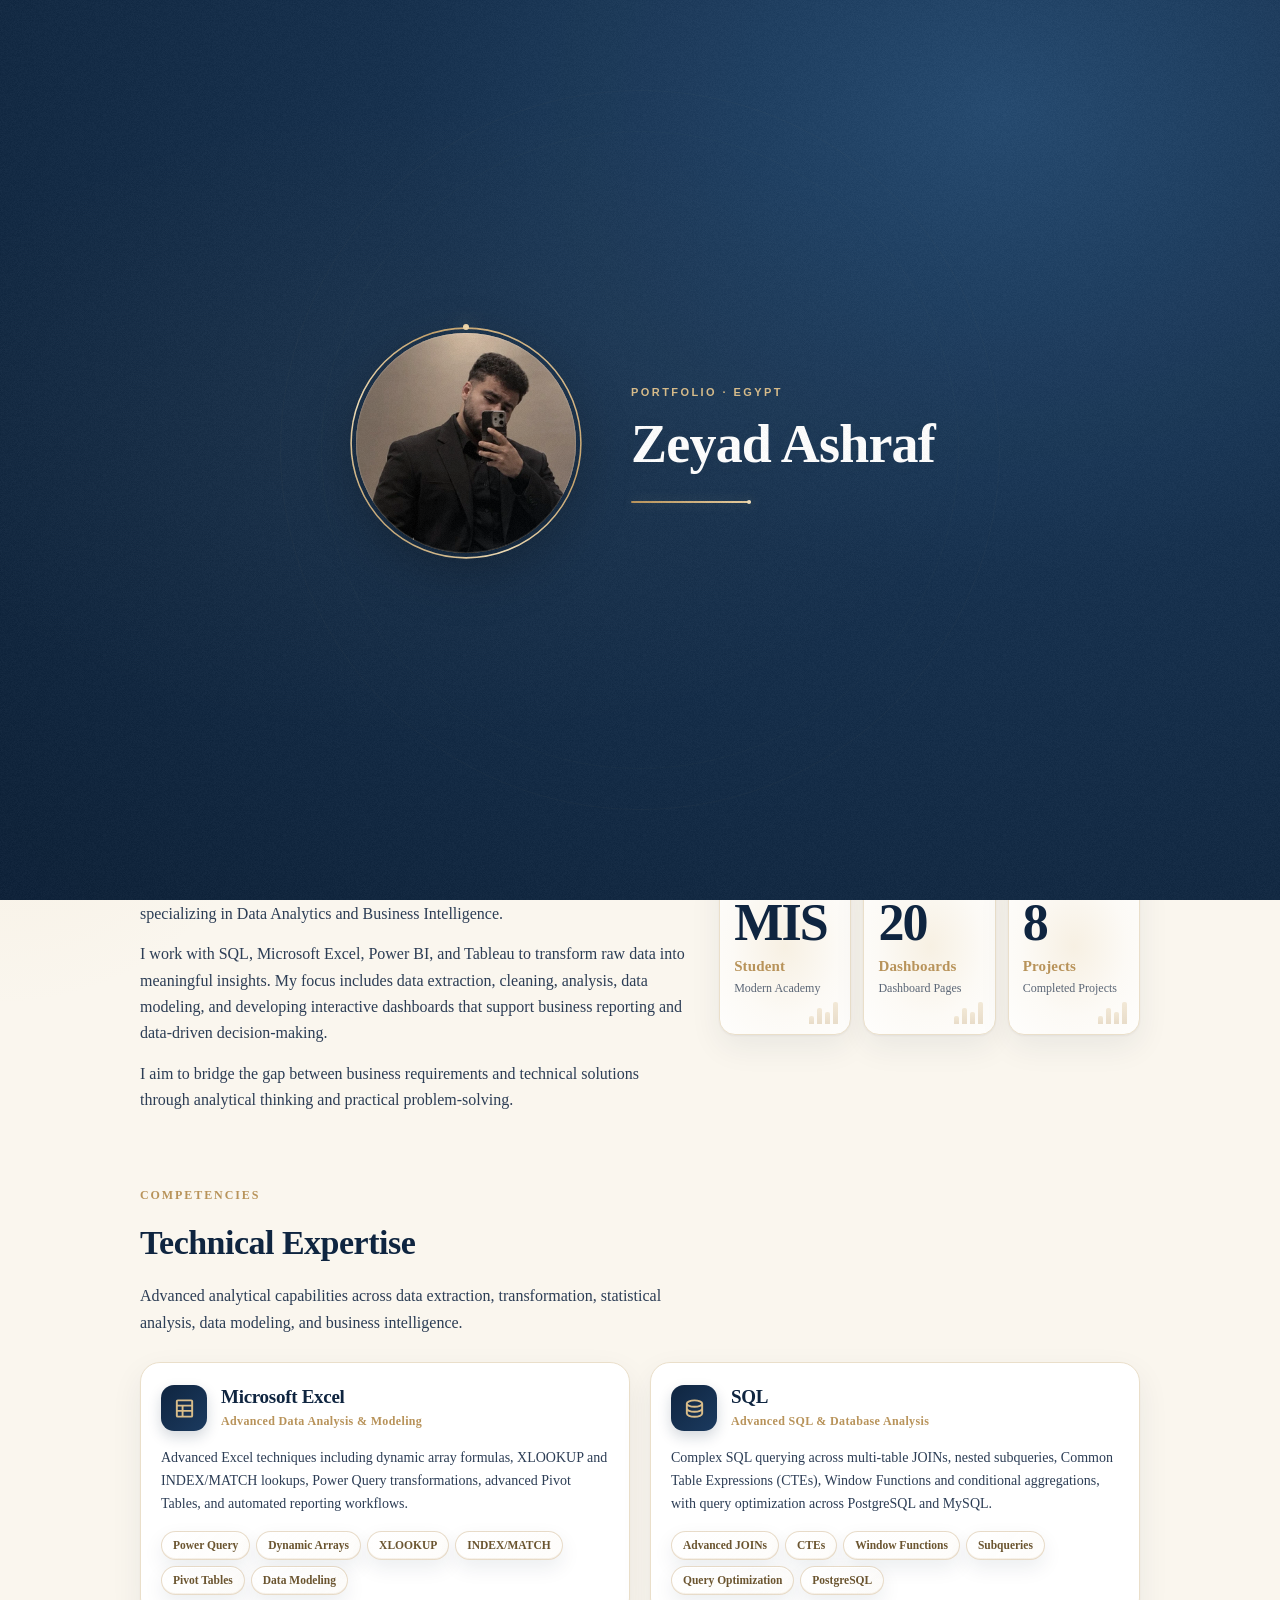
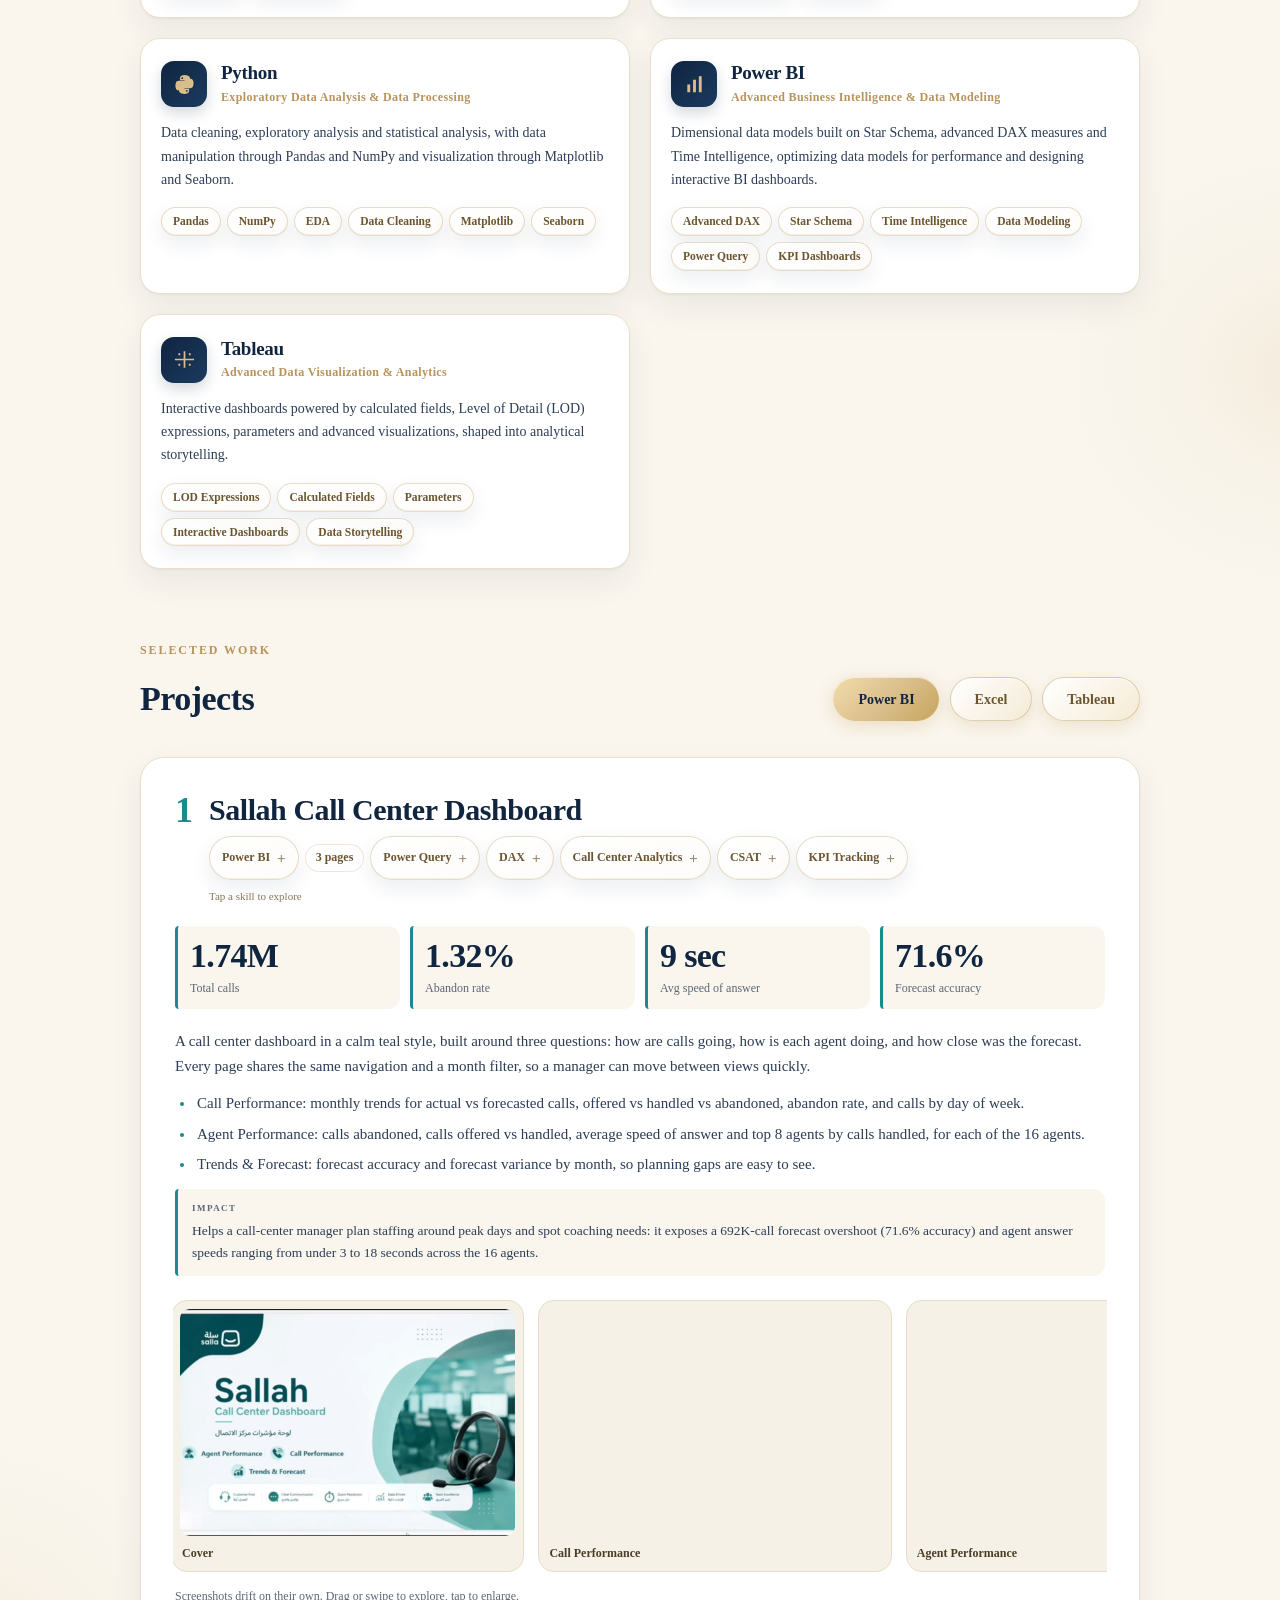
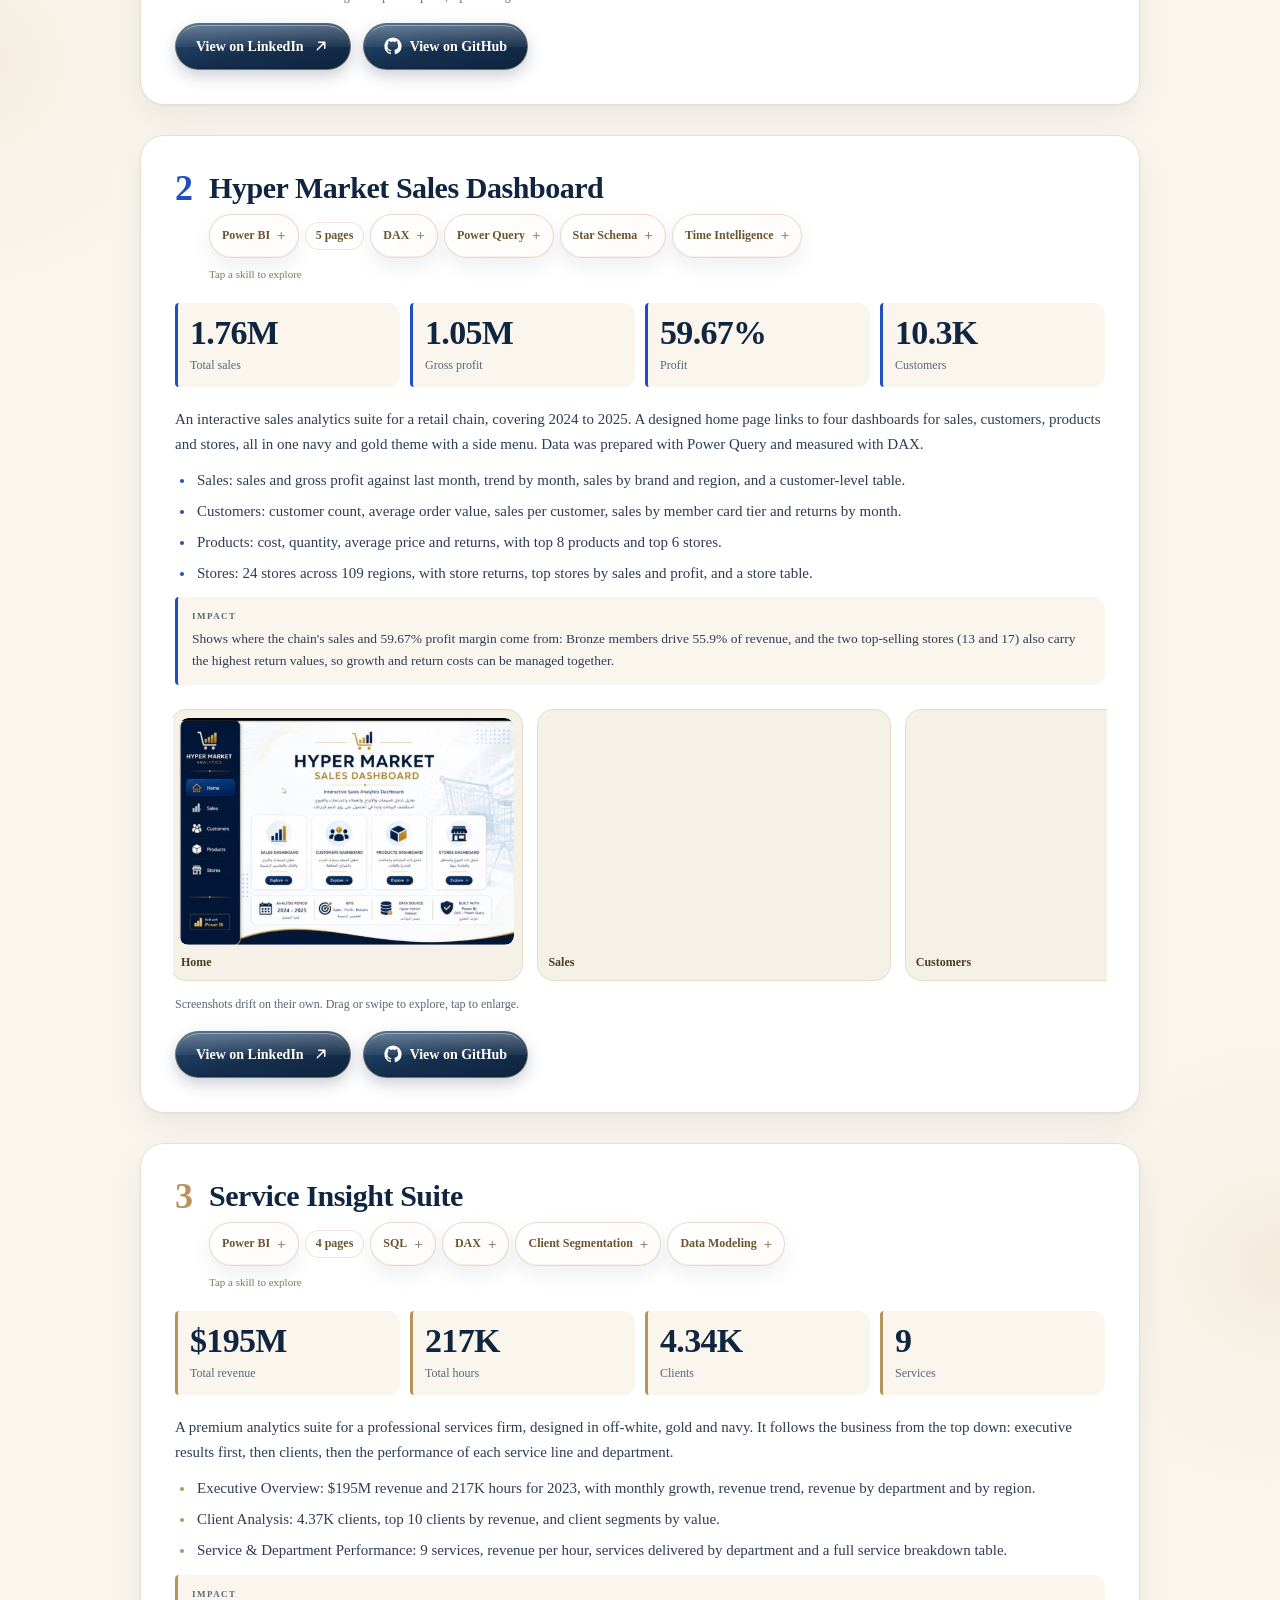
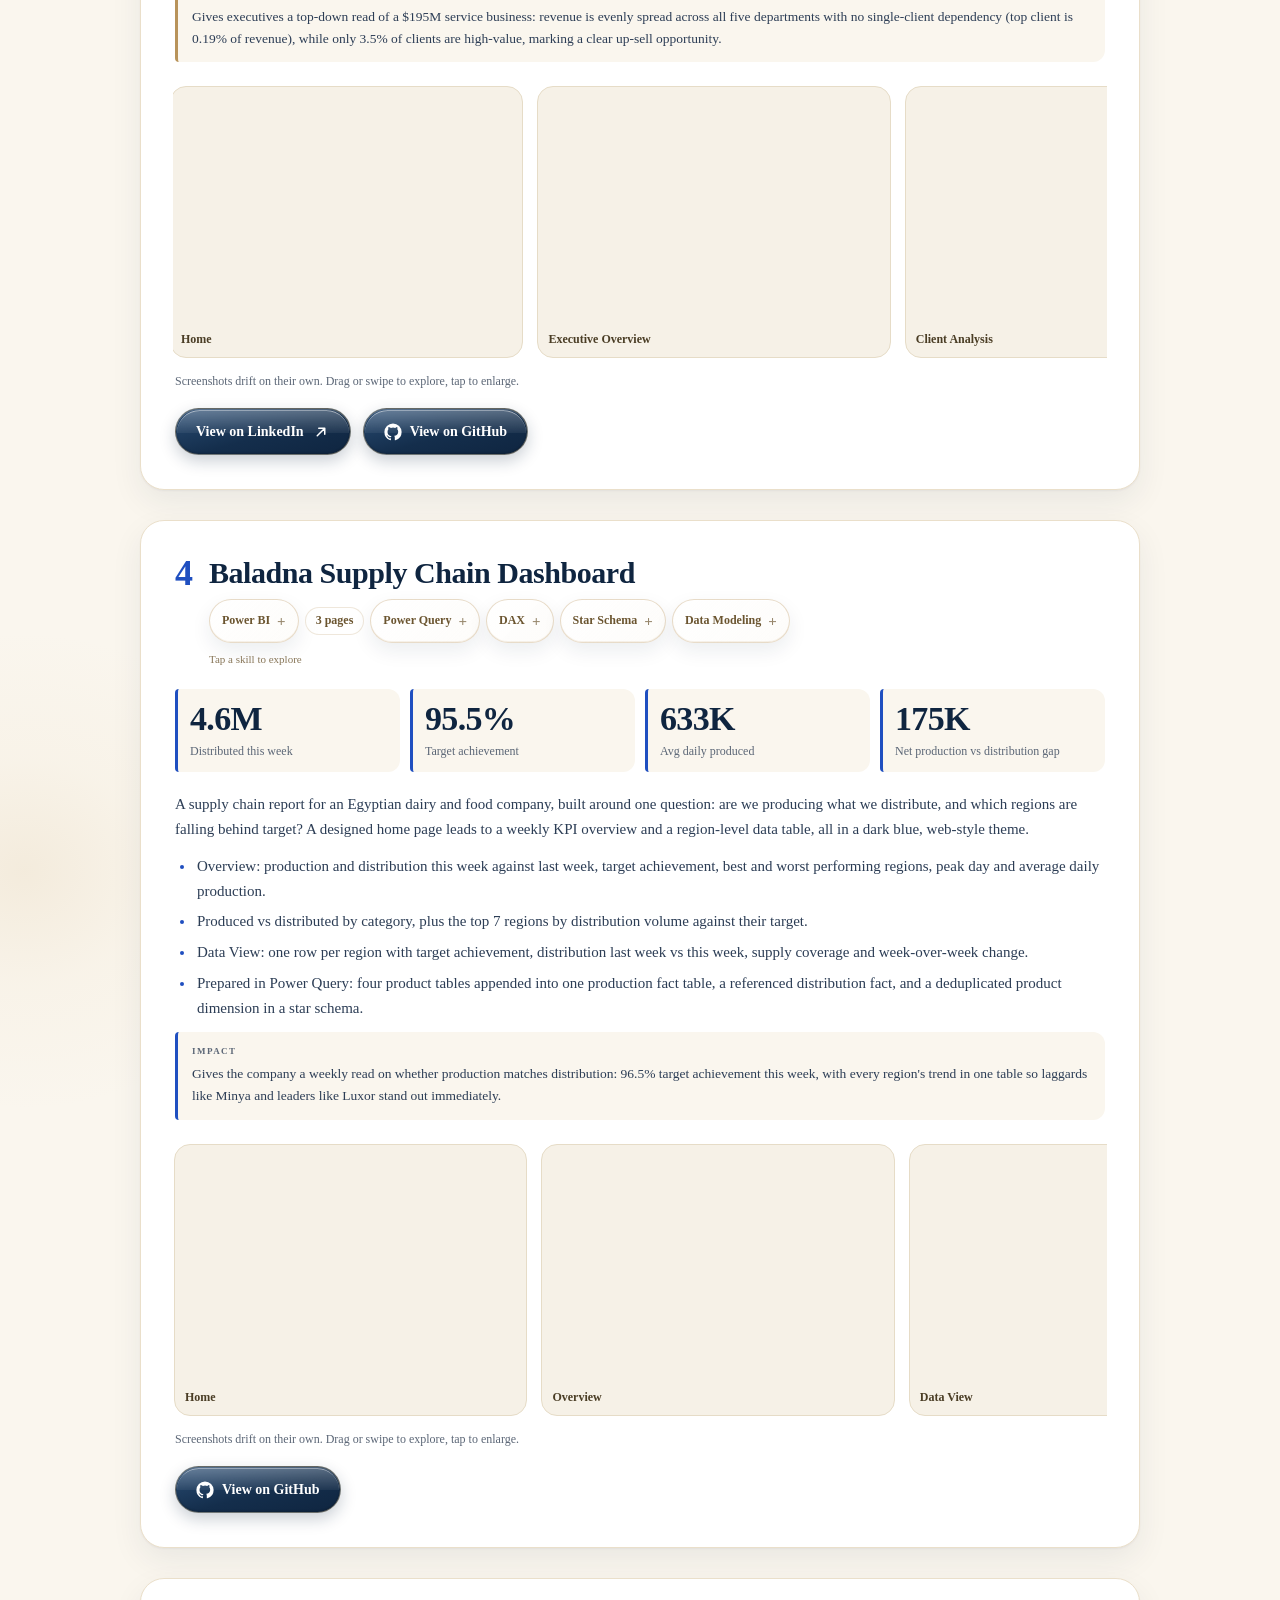
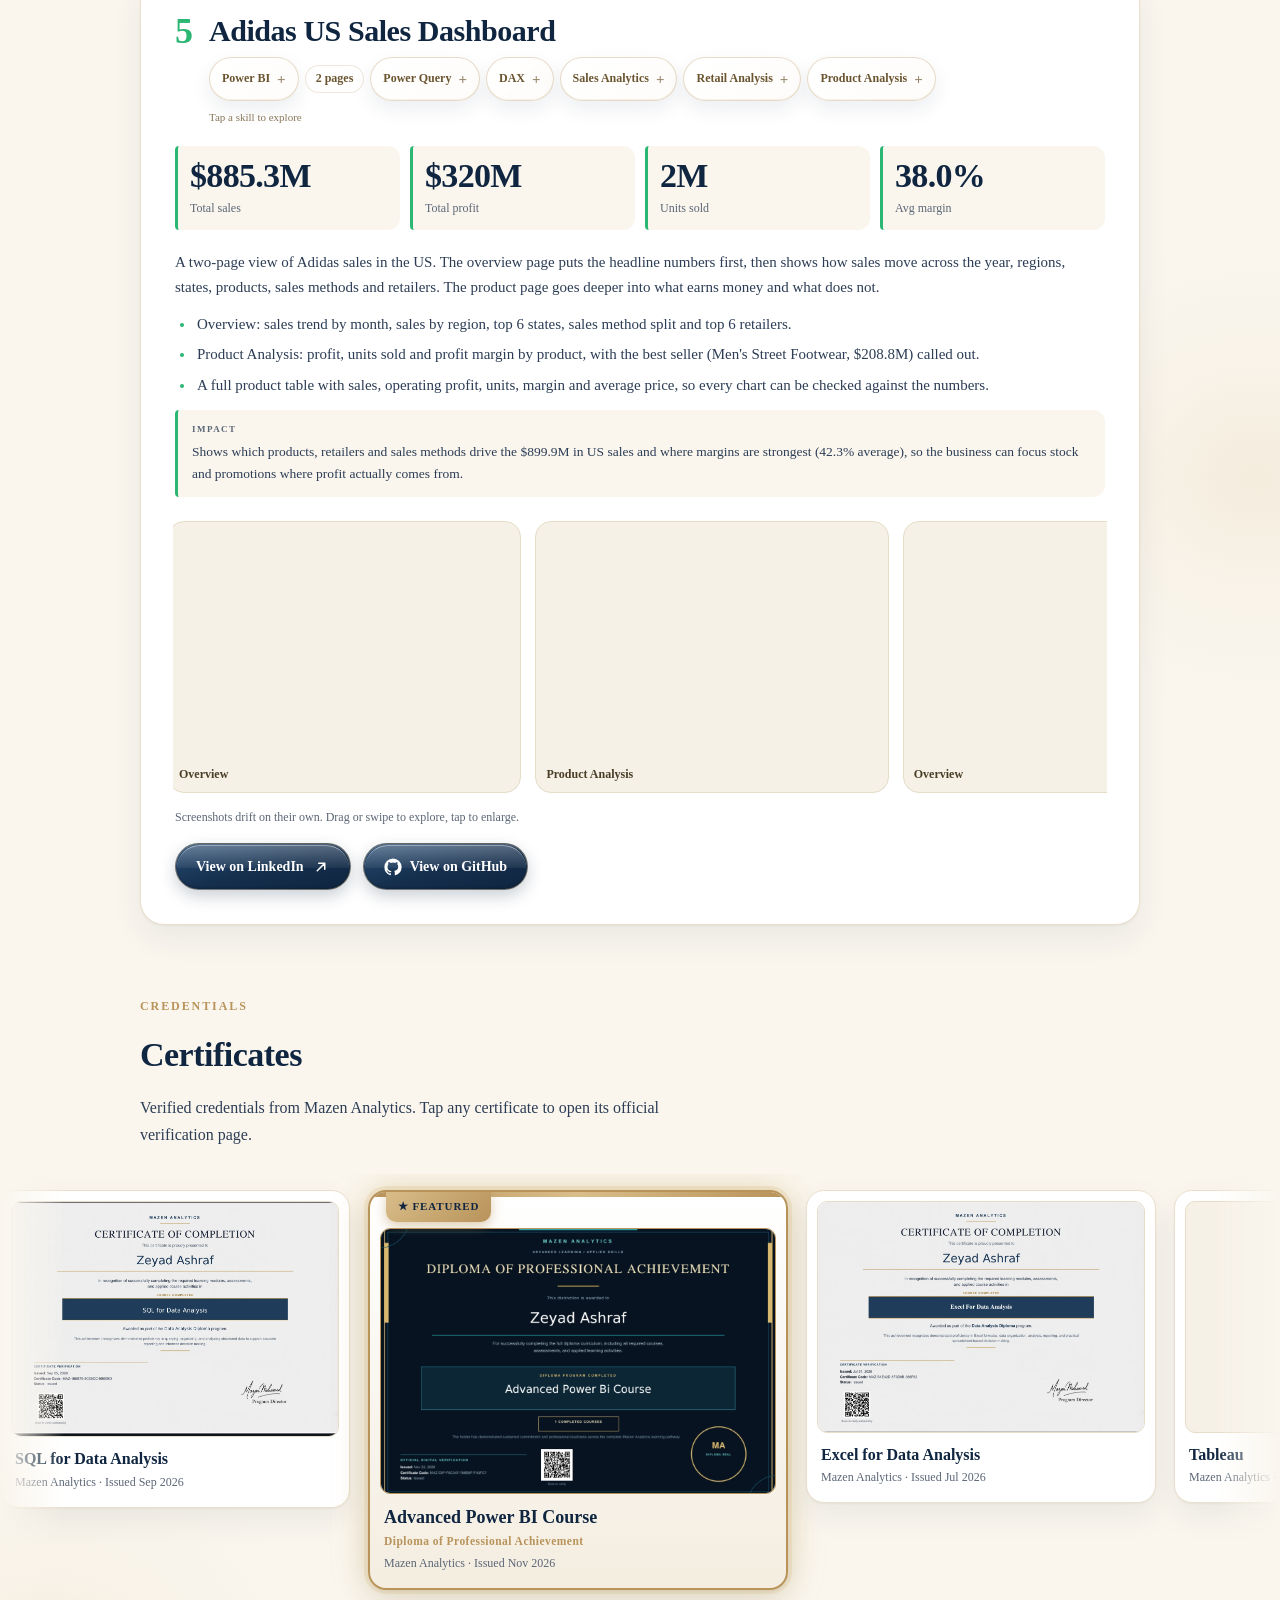
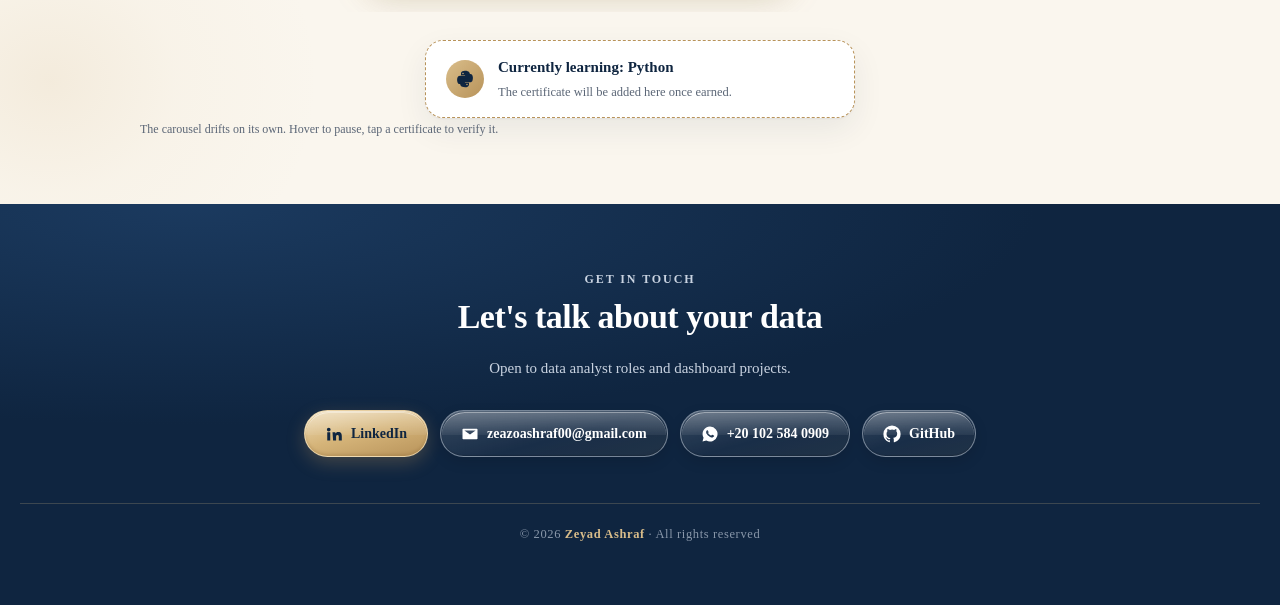
<file: index.html>
<!doctype html><html lang="en"><head><meta charset="UTF-8"><meta name="viewport" content="width=device-width, initial-scale=1.0"><meta name="theme-color" content="#0f2540"><title>Zeyad Ashraf | Data Analyst Portfolio</title>
  <meta property="og:title" content="Zeyad Ashraf | Data Analyst Portfolio">
  <meta property="og:description" content="Explore eight data analytics projects by Zeyad Ashraf across Power BI, Excel and Tableau: Adidas US Sales, Sallah Call Center, Hyper Market Sales, Service Insight Suite, Baladna Supply Chain, MISU Sales, Nexus Sales, and a Tableau Sales Dashboard.">
  <meta property="og:image" content="https://zeyada0.github.io/portfolio/social-preview45.jpg">
  <meta property="og:url" content="https://zeyada0.github.io/portfolio/">
  <meta property="og:type" content="website">
  <meta property="og:image:width" content="1200">
  <meta property="og:image:height" content="627">
  <meta property="og:image:alt" content="Zeyad Ashraf Data Analyst portfolio hero banner">
  <meta name="twitter:card" content="summary_large_image">
  <meta name="twitter:title" content="Zeyad Ashraf | Data Analyst Portfolio">
  <meta name="twitter:description" content="Explore eight data analytics projects by Zeyad Ashraf across Power BI, Excel and Tableau: Adidas US Sales, Sallah Call Center, Hyper Market Sales, Service Insight Suite, Baladna Supply Chain, MISU Sales, Nexus Sales, and a Tableau Sales Dashboard.">
  <meta name="twitter:image" content="https://zeyada0.github.io/portfolio/social-preview45.jpg">
  <meta name="twitter:image:alt" content="Zeyad Ashraf Data Analyst portfolio hero banner">
  <link rel="preconnect" href="https://fonts.googleapis.com"><link rel="preconnect" href="https://fonts.gstatic.com" crossorigin><link rel="stylesheet" href="https://fonts.googleapis.com/css2?family=Cairo:wght@400;600;700;800&display=swap">
  <link rel="icon" type="image/png" sizes="32x32" href="./favicon-32.png">
  <link rel="apple-touch-icon" href="./apple-touch-icon.png">
  <link rel="icon" type="image/svg+xml" href="data:image/svg+xml,%3Csvg%20xmlns%3D'http%3A%2F%2Fwww.w3.org%2F2000%2Fsvg'%20viewBox%3D'0%200%2064%2064'%3E%3Crect%20width%3D'64'%20height%3D'64'%20rx%3D'14'%20fill%3D'%230f2540'%2F%3E%3Ctext%20x%3D'32'%20y%3D'33.5'%20font-family%3D'Georgia,Times%20New%20Roman,serif'%20font-size%3D'27'%20font-weight%3D'700'%20letter-spacing%3D'1.5'%20fill%3D'%23d9bd8a'%20text-anchor%3D'middle'%20dominant-baseline%3D'central'%3EZA%3C%2Ftext%3E%3C%2Fsvg%3E">
  <script type="module">
let x={projects:[],certs:[]};
try{const r=await fetch('./content.json?'+Date.now(),{cache:'no-store'});if(r.ok)x=await r.json()}catch(e){}
const abs=u=>u?new URL(u,document.baseURI).href:u;
x.projects=(x.projects||[]).map(p=>({...p,shots:(p.shots||[]).map(s=>({...s,src:abs(s.src)}))}));
x.certs=(x.certs||[]).map(c=>({...c,img:abs(c.img)}));
x.addPages=x.projects.reduce((a,p)=>a+(parseInt(p.pages)||1),0);
window.__PF_X=x;window.__S=x.site=x.site||{};
await import('./index-ext11.js');
</script>
  <link rel="stylesheet" crossorigin href="./index-CV3w9LnD.css">
<style id="pf-extra-themes">.pf-theme-purple{--accent: #7c4dcc;--accent-soft: rgba(124,77,204,.38)}.pf-theme-rose{--accent: #d1477a;--accent-soft: rgba(209,71,122,.38)}.pf-theme-orange{--accent: #e07b2e;--accent-soft: rgba(224,123,46,.38)}.pf-theme-red{--accent: #c8373b;--accent-soft: rgba(200,55,59,.38)}.pf-theme-sky{--accent: #2a8fd6;--accent-soft: rgba(42,143,214,.38)}.pf-theme-lime{--accent: #7aa62b;--accent-soft: rgba(122,166,43,.38)}.pf-dark .pf-theme-purple{--accent: #a98af0}.pf-dark .pf-theme-rose{--accent: #f27aa5}.pf-dark .pf-theme-orange{--accent: #f5a05c}.pf-dark .pf-theme-red{--accent: #f2777a}.pf-dark .pf-theme-sky{--accent: #6cc0f5}.pf-dark .pf-theme-lime{--accent: #aadb55}</style><style id="pf-hero-bars-light">.pf-hero-bars{opacity:1}.pf-hero-bars i{opacity:.22}@keyframes pf-hbl-1{0%,0.00%{opacity:.22;filter:none}3.26%,20.65%{opacity:1;filter:brightness(1.35) drop-shadow(0 0 5px rgba(217,189,138,.9))}26.09%,100%{opacity:.22;filter:none}}@keyframes pf-hbl-2{0%,9.78%{opacity:.22;filter:none}13.04%,30.43%{opacity:1;filter:brightness(1.35) drop-shadow(0 0 5px rgba(217,189,138,.9))}35.87%,100%{opacity:.22;filter:none}}@keyframes pf-hbl-3{0%,19.57%{opacity:.22;filter:none}22.83%,40.22%{opacity:1;filter:brightness(1.35) drop-shadow(0 0 5px rgba(217,189,138,.9))}45.65%,100%{opacity:.22;filter:none}}@keyframes pf-hbl-4{0%,29.35%{opacity:.22;filter:none}32.61%,50.00%{opacity:1;filter:brightness(1.35) drop-shadow(0 0 5px rgba(217,189,138,.9))}55.43%,100%{opacity:.22;filter:none}}@keyframes pf-hbl-5{0%,39.13%{opacity:.22;filter:none}42.39%,59.78%{opacity:1;filter:brightness(1.35) drop-shadow(0 0 5px rgba(217,189,138,.9))}65.22%,100%{opacity:.22;filter:none}}@keyframes pf-hbl-6{0%,48.91%{opacity:.22;filter:none}52.17%,69.57%{opacity:1;filter:brightness(1.35) drop-shadow(0 0 5px rgba(217,189,138,.9))}75.00%,100%{opacity:.22;filter:none}}.pf-js .pf-loaded .pf-hero-bars i:nth-child(1){animation:pf-bar-in 1.1s var(--ease) .15s both,pf-hbl-1 4.6s ease-in-out 1.9s infinite}.pf-js .pf-loaded .pf-hero-bars i:nth-child(2){animation:pf-bar-in 1.1s var(--ease) .25s both,pf-hbl-2 4.6s ease-in-out 1.9s infinite}.pf-js .pf-loaded .pf-hero-bars i:nth-child(3){animation:pf-bar-in 1.1s var(--ease) .35s both,pf-hbl-3 4.6s ease-in-out 1.9s infinite}.pf-js .pf-loaded .pf-hero-bars i:nth-child(4){animation:pf-bar-in 1.1s var(--ease) .45s both,pf-hbl-4 4.6s ease-in-out 1.9s infinite}.pf-js .pf-loaded .pf-hero-bars i:nth-child(5){animation:pf-bar-in 1.1s var(--ease) .55s both,pf-hbl-5 4.6s ease-in-out 1.9s infinite}.pf-js .pf-loaded .pf-hero-bars i:nth-child(6){animation:pf-bar-in 1.1s var(--ease) .65s both,pf-hbl-6 4.6s ease-in-out 1.9s infinite}</style></head><body><div id="root"></div></body></html>
</file>
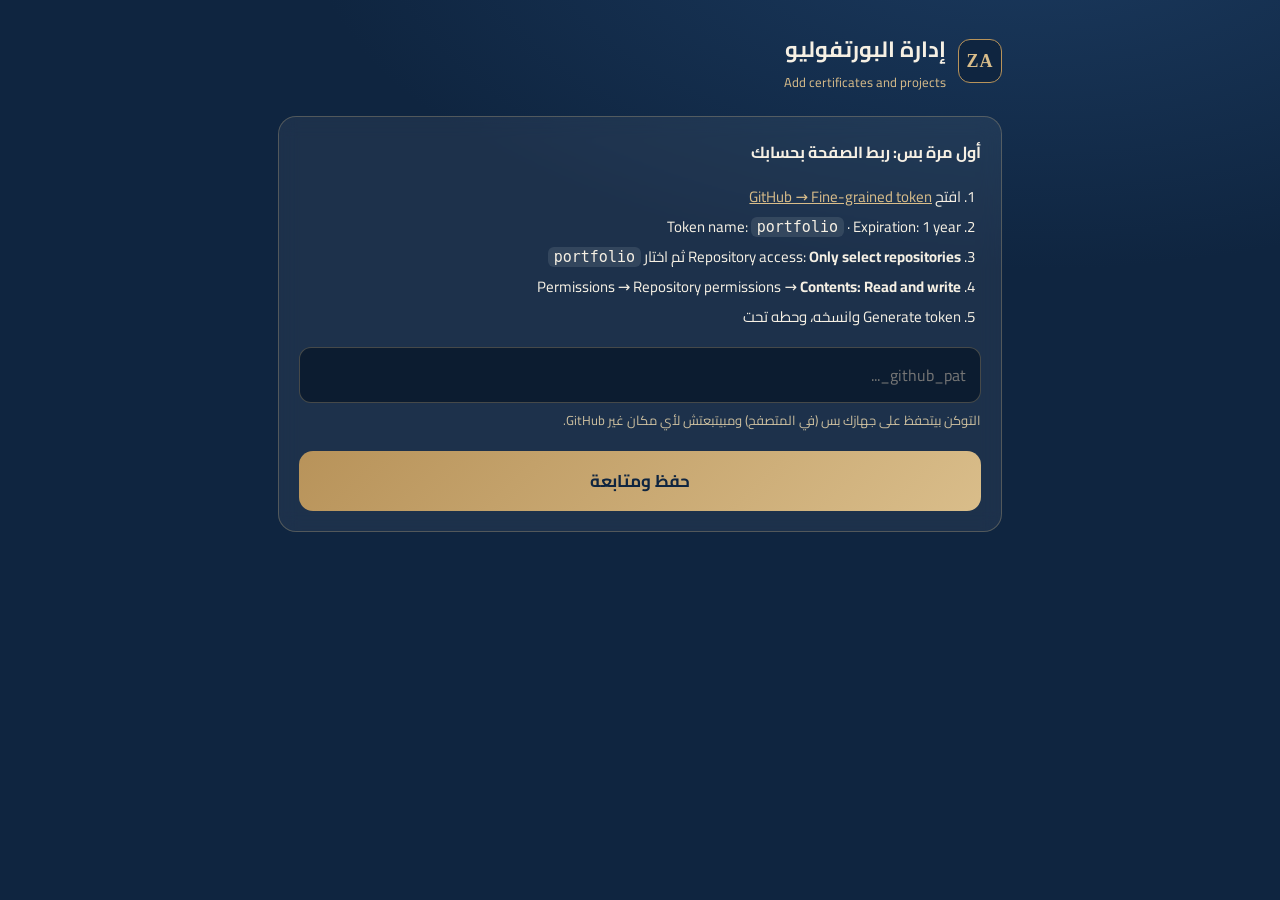
<file: admin/index.html>
<!doctype html>
<html lang="ar" dir="rtl"><head><meta charset="utf-8">
<meta name="viewport" content="width=device-width,initial-scale=1">
<meta name="robots" content="noindex,nofollow">
<meta name="theme-color" content="#0f2540">
<title>Portfolio Manager</title>
<link rel="stylesheet" href="https://fonts.googleapis.com/css2?family=Cairo:wght@400;600;700;800&display=swap">
<style>
:root{--navy:#0f2540;--navy2:#1b3a5f;--gold:#b8935a;--gold2:#d9bd8a;--cream:#f6f0e4;--line:rgba(217,189,138,.28)}
*{box-sizing:border-box}
body{margin:0;font-family:Cairo,system-ui,sans-serif;color:var(--cream);background:radial-gradient(1200px 600px at 80% -10%,#1b3a5f 0,transparent 60%),var(--navy);min-height:100vh}
.wrap{max-width:760px;margin:0 auto;padding:28px 18px 80px}
header{display:flex;align-items:center;gap:12px;margin-bottom:22px}
.logo{width:44px;height:44px;border-radius:12px;background:var(--navy);border:1px solid var(--gold);display:grid;place-items:center;font:700 18px Georgia,serif;color:var(--gold2);letter-spacing:1px}
h1{font-size:22px;margin:0}h1 small{display:block;font-size:13px;color:var(--gold2);font-weight:400}
.card{background:rgba(255,255,255,.06);border:1px solid var(--line);border-radius:18px;padding:20px;backdrop-filter:blur(10px);margin-bottom:16px}
label{display:block;font-weight:600;margin:14px 0 6px;font-size:15px}
label small{color:var(--gold2);font-weight:400}
input[type=text],input[type=url],input[type=password],input[type=month],textarea,select{width:100%;padding:12px 14px;border-radius:12px;border:1px solid var(--line);background:rgba(7,20,38,.7);color:var(--cream);font:inherit;font-size:16px}
textarea{min-height:96px;resize:vertical}
input:focus,textarea:focus,select:focus{outline:2px solid var(--gold);border-color:transparent}
.seg{display:grid;grid-template-columns:1fr 1fr;gap:10px}
.seg button,.btn{font:inherit;font-weight:700;border-radius:14px;border:1px solid var(--line);padding:14px;color:var(--cream);background:rgba(255,255,255,.06);cursor:pointer;transition:.2s}
.seg button.on{background:linear-gradient(135deg,var(--gold),var(--gold2));color:var(--navy);border-color:transparent}
.btn.primary{width:100%;margin-top:20px;background:linear-gradient(135deg,var(--gold),var(--gold2));color:var(--navy);border:0;font-size:17px}
.btn.primary:disabled{opacity:.5}
.btn.ghost{padding:8px 12px;font-size:13px}
.hint{font-size:13px;color:#cdbf9f;margin-top:6px;line-height:1.7}
.thumbs{display:grid;grid-template-columns:repeat(auto-fill,minmax(150px,1fr));gap:10px;margin-top:10px}
.thumb{background:rgba(7,20,38,.6);border:1px solid var(--line);border-radius:12px;padding:8px}
.thumb img{width:100%;height:90px;object-fit:cover;border-radius:8px;display:block;margin-bottom:6px}
.thumb input{font-size:13px;padding:7px 9px}
.thumb button{margin-top:6px;width:100%}
.row{display:grid;grid-template-columns:1fr 1fr;gap:10px}
.kpi{display:grid;grid-template-columns:1fr 1.4fr;gap:8px;margin-bottom:8px}
.status{margin-top:16px;padding:14px;border-radius:12px;background:rgba(7,20,38,.7);border:1px solid var(--line);line-height:1.8;font-size:15px}
.ok{border-color:#6fcf97}.err{border-color:#eb5757}
.hidden{display:none}
.item{display:flex;align-items:center;gap:10px;justify-content:space-between;padding:10px 0;border-bottom:1px solid var(--line)}
.item:last-child{border:0}
.item span{font-size:14px}

.overlay{position:fixed;inset:0;background:rgba(5,12,24,.82);z-index:50;overflow:auto;padding:18px}
.overlay .box{max-width:640px;margin:0 auto;background:#12294a;border:1px solid var(--line);border-radius:18px;padding:18px}
.row2{display:flex;gap:6px;flex-wrap:wrap}
.item b{font-weight:600}
.item .row2 .btn{padding:6px 10px;font-size:13px}
.sec{margin:6px 0 10px;color:var(--gold2);font-weight:700}
.tg{display:flex;gap:8px;align-items:center;margin:10px 0}.tg input{width:auto}
.dim{opacity:.5}
a{color:var(--gold2)}
ol{padding-inline-start:20px;line-height:2;font-size:15px}
code{background:rgba(255,255,255,.1);padding:1px 6px;border-radius:6px;direction:ltr;unicode-bidi:embed}
</style></head><body><div class="wrap">
<header><div class="logo">ZA</div><h1>إدارة البورتفوليو<small>Add certificates and projects</small></h1></header>

<div id="setup" class="card hidden">
  <b>أول مرة بس: ربط الصفحة بحسابك</b>
  <ol>
    <li>افتح <a target="_blank" rel="noopener" href="https://github.com/settings/personal-access-tokens/new">GitHub → Fine-grained token</a></li>
    <li>Token name: <code>portfolio</code> · Expiration: 1 year</li>
    <li>Repository access: <b>Only select repositories</b> ثم اختار <code>portfolio</code></li>
    <li>Permissions → Repository permissions → <b>Contents: Read and write</b></li>
    <li>Generate token وانسخه، وحطه تحت</li>
  </ol>
  <input id="tok" type="password" placeholder="github_pat_..." autocomplete="off">
  <div class="hint">التوكن بيتحفظ على جهازك بس (في المتصفح) ومبيتبعتش لأي مكان غير GitHub.</div>
  <button class="btn primary" id="saveTok">حفظ ومتابعة</button>
  <div id="tokErr" class="status err hidden"></div>
</div>

<div id="app" class="hidden">
  <div class="seg" style="margin-bottom:16px"><button id="tabAdd" class="on">➕ إضافة</button><button id="tabMg">✏️ تعديل الموقع</button></div>
  <div id="mg" class="hidden"></div>
  <div class="card" id="typeCard">
    <label style="margin-top:0">نوع العرض</label>
    <div class="seg"><button id="tCert">🎓 Certificate</button><button id="tProj">📊 Project</button></div>
  </div>

  <form id="fCert" class="card hidden">
    <label>اسم الشهادة <small>Name</small></label><input type="text" id="cName" required placeholder="Python for Data Analysis">
    <label>الجهة المانحة <small>Issuer</small></label><input type="text" id="cIssuer" required placeholder="Mazen Analytics">
    <label>أخدتها امتى <small>Date earned</small></label><input type="month" id="cDate" required>
    <label>لينك التحقق <small>Verification link (اختياري)</small></label><input type="url" id="cVerify" placeholder="https://...">
    <label>ملاحظة <small>Optional, مثال: Diploma of Professional Achievement (بتخلي الشهادة Featured ★)</small></label><input type="text" id="cNote">
    <label>صورة الشهادة</label><input type="file" id="cImg" accept="image/*" required>
    <div class="thumbs" id="cPrev"></div>
    <button class="btn primary" type="submit">OK، نزّلها في البورتفوليو</button>
  </form>

  <form id="fProj" class="card hidden">
    <label>اسم المشروع <small>Title</small></label><input type="text" id="pTitle" required placeholder="Sales Dashboard">
    <div class="row">
      <div><label>الأداة <small>Tool</small></label><select id="pTool"><option>Power BI</option><option>Excel</option><option>Tableau</option></select></div>
      <div><label>عدد الصفحات <small>Pages</small></label><input type="text" id="pPages" inputmode="numeric" value="1"></div>
    </div>
    <label>صور الداشبورد <small>أي عدد، ممكن تختار كذا صورة مرة واحدة</small></label>
    <input type="file" id="pImgs" accept="image/*" multiple>
    <div class="thumbs" id="pPrev"></div>
    <label>المهارات المستخدمة <small>افصل بينهم بفاصلة</small></label><input type="text" id="pSkills" required placeholder="DAX, Power Query, Data Modeling">
    <label>شرح مهارات جديدة <small>اختياري. لو كتبت مهارة جديدة فوق، اكتب شرحها هنا، سطر لكل مهارة: Skill = English explanation | الشرح بالعربي (العربي اختياري)</small></label><textarea id="pTips" style="min-height:70px" placeholder="Power Pivot = Data models inside Excel. | نماذج بيانات جوه إكسل."></textarea>
    <label>وصف قصير <small>Short description (اختياري)</small></label><textarea id="pDesc" style="min-height:70px"></textarea>
    <label>🇪🇬 الوصف بالعربي <small>اختياري، بيظهر لما الموقع يبقى عربي</small></label><textarea id="pDescAr" dir="rtl" style="min-height:70px"></textarea>
    <label>الـ Insights <small>كل سطر نقطة</small></label><textarea id="pInsights" required placeholder="Classic Cars lead with 39% of sales&#10;Medium deals are 60% of all orders"></textarea>
    <label>🇪🇬 الـ Insights بالعربي <small>اختياري، نفس الترتيب، كل سطر مقابل السطر الإنجليزي</small></label><textarea id="pInsightsAr" dir="rtl"></textarea>
    <label>اللي استفدناه من الداشبورد <small>What we learned (بيظهر في خانة IMPACT)</small></label><textarea id="pLearned" required></textarea>
    <label>🇪🇬 اللي استفدناه بالعربي <small>اختياري</small></label><textarea id="pLearnedAr" dir="rtl"></textarea>
    <label>أرقام رئيسية <small>KPIs (اختياري، لحد 4)</small></label>
    <div id="kpis"></div>
    <label>لينك LinkedIn <small>(اختياري)</small></label><input type="url" id="pLi" placeholder="https://...">
    <label>لينك GitHub <small>(اختياري، تقدر تحط الاتنين)</small></label><input type="url" id="pGh" placeholder="https://github.com/...">
    <label>لون الكارت <small>Theme</small></label>
    <select id="pTheme"><option value="">تلقائي</option><option value="navy">Navy</option><option value="gold">Gold</option><option value="teal">Teal</option><option value="sport">Sport</option><option value="purple">Purple</option><option value="rose">Rose</option><option value="orange">Orange</option><option value="red">Red</option><option value="sky">Sky</option><option value="lime">Lime</option></select><div style="font-size:12px;opacity:.8;margin-top:6px;line-height:1.9">اللون ده هو لون التمييز (accent) في كارت المشروع: الخط والأيقونات والتوهج. <span style="color:#6b8ef0">● Navy أزرق</span> · <span style="color:#d9bd8a">● Gold دهبي</span> · <span style="color:#3fc4c9">● Teal تركواز</span> · <span style="color:#4cd598">● Sport أخضر</span> · <span style="color:#a98af0">● Purple بنفسجي</span> · <span style="color:#f27aa5">● Rose وردي</span> · <span style="color:#f5a05c">● Orange برتقالي</span> · <span style="color:#f2777a">● Red أحمر</span> · <span style="color:#6cc0f5">● Sky سماوي</span> · <span style="color:#aadb55">● Lime ليموني</span>. تلقائي = Gold لو الأداة Tableau، وغير كده Navy.</div>
    <button class="btn primary" type="submit">OK، نزّله في البورتفوليو</button>
  </form>

  <div id="status" class="status hidden"></div>

  <div class="card" id="manage">
    <b>اللي ضفته من هنا</b>
    <div id="added"><div class="hint">لسه مفيش.</div></div>
  </div>
  <div class="hint"><a href="#" id="logout">تسجيل الخروج / تغيير التوكن</a> · <a href="../" target="_blank">فتح البورتفوليو</a></div>
</div>

<script>
const OWNER='Zeyada0',REPO='portfolio',BR='main',API='https://api.github.com/repos/'+OWNER+'/'+REPO;
const $=id=>document.getElementById(id);
let TOKEN=localStorage.getItem('pf_token')||'';
const H=()=>({Authorization:'Bearer '+TOKEN,Accept:'application/vnd.github+json'});
async function gh(path,opt={}){
  const r=await fetch(API+path,{...opt,headers:{...H(),'Content-Type':'application/json',...(opt.headers||{})}});
  if(!r.ok){let m='';try{m=(await r.json()).message}catch(e){};const e=new Error(m||r.status);e.status=r.status;throw e}
  return r.status===204?null:r.json();
}
function show(el,on){$(el).classList.toggle('hidden',!on)}
function say(msg,cls){const s=$('status');s.className='status '+(cls||'');s.innerHTML=msg}
async function boot(){
  if(!TOKEN){show('setup',true);show('app',false);return}
  try{await gh('');show('setup',false);show('app',true);loadAdded()}
  catch(e){TOKEN='';localStorage.removeItem('pf_token');show('app',false);show('setup',true);$('tokErr').textContent='التوكن مش شغال أو مش واخد صلاحية على ريبو portfolio ('+e.message+')';show('tokErr',true)}
}
$('saveTok').onclick=()=>{TOKEN=$('tok').value.trim();if(!TOKEN)return;localStorage.setItem('pf_token',TOKEN);boot()};
$('logout').onclick=e=>{e.preventDefault();localStorage.removeItem('pf_token');TOKEN='';location.reload()};
let kind='';
function pick(k){kind=k;$('tCert').classList.toggle('on',k==='c');$('tProj').classList.toggle('on',k==='p');show('fCert',k==='c');show('fProj',k==='p');show('status',false)}
$('tCert').onclick=()=>pick('c');$('tProj').onclick=()=>pick('p');
for(let i=0;i<4;i++){const d=document.createElement('div');d.className='kpi';d.innerHTML='<input type="text" placeholder="القيمة 4.6M" class="kv"><input type="text" placeholder="الاسم Total sales" class="kl">';$('kpis').appendChild(d)}

// image helpers
function loadImg(file){return new Promise((res,rej)=>{const u=URL.createObjectURL(file);const i=new Image();i.onload=()=>res(i);i.onerror=rej;i.src=u})}
async function toJpegB64(file,max=2400){
  const img=await loadImg(file);let w=img.naturalWidth,h=img.naturalHeight;const k=Math.min(1,max/Math.max(w,h));w=Math.round(w*k);h=Math.round(h*k);
  const c=document.createElement('canvas');c.width=w;c.height=h;const x=c.getContext('2d');x.fillStyle='#fff';x.fillRect(0,0,w,h);x.drawImage(img,0,0,w,h);
  return c.toDataURL('image/jpeg',.9).split(',')[1];
}
const slug=s=>(s||'item').toLowerCase().replace(/[^a-z0-9]+/g,'-').replace(/^-|-$/g,'').slice(0,30)||'item';
const rid=()=>Math.random().toString(36).slice(2,8);
let pFiles=[];
$('cImg').onchange=async e=>{const f=e.target.files[0];$('cPrev').innerHTML='';if(!f)return;const t=document.createElement('div');t.className='thumb';t.innerHTML='<img src="'+URL.createObjectURL(f)+'">';$('cPrev').appendChild(t)};
$('pImgs').onchange=e=>{for(const f of e.target.files)pFiles.push({file:f,label:''});e.target.value='';renderP()};
function renderP(){const box=$('pPrev');box.innerHTML='';pFiles.forEach((o,i)=>{const t=document.createElement('div');t.className='thumb';const im=document.createElement('img');im.src=o.url||(o.url=URL.createObjectURL(o.file));const inp=document.createElement('input');inp.type='text';inp.placeholder=pFiles.length>1?'Page '+(i+1):'Dashboard';inp.value=o.label;inp.oninput=()=>o.label=inp.value;const b=document.createElement('button');b.type='button';b.className='btn ghost';b.textContent='مسح';b.onclick=()=>{pFiles.splice(i,1);renderP()};t.append(im,inp,b);box.appendChild(t)})}

async function getContent(){
  try{const r=await gh('/contents/content.json?ref='+BR);const txt=decodeURIComponent(escape(atob(r.content.replace(/\n/g,''))));return JSON.parse(txt)}
  catch(e){if(e.status===404)return{projects:[],certs:[]};throw e}
}
async function commit(files,content,msg){
  // files: [{path,b64}]; one atomic commit with images + content.json
  const ref=await gh('/git/ref/heads/'+BR);const head=ref.object.sha;
  const hc=await gh('/git/commits/'+head);
  const tree=[];
  for(const f of files){const b=await gh('/git/blobs',{method:'POST',body:JSON.stringify({content:f.b64,encoding:'base64'})});tree.push({path:f.path,mode:'100644',type:'blob',sha:b.sha})}
  tree.push({path:'content.json',mode:'100644',type:'blob',content:JSON.stringify(content,null,2)+'\n'});
  const nt=await gh('/git/trees',{method:'POST',body:JSON.stringify({base_tree:hc.tree.sha,tree})});
  const nc=await gh('/git/commits',{method:'POST',body:JSON.stringify({message:msg,tree:nt.sha,parents:[head]})});
  await gh('/git/refs/heads/'+BR,{method:'PATCH',body:JSON.stringify({sha:nc.sha})});
}
function done(msg){say('✅ '+msg+'<br>هيظهر على البورتفوليو خلال دقيقة أو اتنين. لو ما ظهرش اعمل refresh.','ok');loadAdded()}
function fail(e){say('❌ حصلت مشكلة: '+(e.message||e)+'<br>جرب تاني، ولو اتكررت ابعتلي الرسالة دي.','err')}
$('fCert').onsubmit=async e=>{e.preventDefault();const b=e.submitter;b.disabled=true;say('⏳ بجهز الصورة وبرفع...');
  try{
    const f=$('cImg').files[0];const b64=await toJpegB64(f,2000);const path='uploads/cert-'+slug($('cName').value)+'-'+rid()+'.jpg';
    const c=await getContent();
    const d=new Date($('cDate').value+'-01');const issued=d.toLocaleString('en-US',{month:'short',year:'numeric',timeZone:'UTC'});
    const item={id:'c-'+rid(),name:$('cName').value.trim(),issuer:$('cIssuer').value.trim(),issued,img:path};
    if($('cVerify').value.trim())item.verify=$('cVerify').value.trim();
    if($('cNote').value.trim())item.note=$('cNote').value.trim();
    c.certs=(c.certs||[]).concat(item);
    await commit([{path,b64}],c,'Add certificate: '+item.name);
    e.target.reset();$('cPrev').innerHTML='';done('الشهادة اتضافت: '+item.name);
  }catch(x){fail(x)}b.disabled=false};
$('fProj').onsubmit=async e=>{e.preventDefault();const b=e.submitter;
  if(!pFiles.length){say('❌ لازم تختار صورة واحدة على الأقل.','err');return}
  b.disabled=true;say('⏳ بجهز الصور وبرفع...');
  try{
    const title=$('pTitle').value.trim(),files=[],shots=[];
    for(let i=0;i<pFiles.length;i++){const b64=await toJpegB64(pFiles[i].file,2400);const path='uploads/'+slug(title)+'-'+(i+1)+'-'+rid()+'.jpg';files.push({path,b64});shots.push({src:path,label:pFiles[i].label.trim()||(pFiles.length>1?'Page '+(i+1):'Dashboard')})}
    const c=await getContent();const tool=$('pTool').value;
    const lines=t=>t.split('\n').map(x=>x.trim()).filter(Boolean);
    const metrics=[...document.querySelectorAll('.kpi')].map(r=>({value:r.querySelector('.kv').value.trim(),label:r.querySelector('.kl').value.trim()})).filter(m=>m.value&&m.label);
    const pages=parseInt($('pPages').value)||1;
    const item={id:'p-'+slug(title)+'-'+rid(),title,tool,pages:pages+(pages===1?' page':' pages'),theme:$('pTheme').value||(tool==='Tableau'?'gold':'navy'),
      tags:$('pSkills').value.split(/[,،]/).map(x=>x.trim()).filter(Boolean),summary:$('pDesc').value.trim(),highlights:lines($('pInsights').value),impact:$('pLearned').value.trim(),metrics,
      linkedin:$('pLi').value.trim(),github:$('pGh').value.trim(),shots};
    if(tool==='Excel')item.category='excel';if(tool==='Tableau')item.category='tableau';
    c.projects=(c.projects||[]).concat(item);
    c.site=c.site||{};c.site.tips=c.site.tips||{};c.site.ar=c.site.ar||{};$('pTips').value.split('\n').map(x=>x.trim()).filter(Boolean).forEach(l=>{const m=l.match(/^(.+?)\s*=\s*(.+?)(?:\s*\|\s*(.+))?$/);if(m){c.site.tips[m[1].trim()]=m[2].trim();if(m[3])c.site.ar[m[2].trim()]=m[3].trim()}});
    c.site=c.site||{};const ad=c.site.ar=c.site.ar||{};const pr=(en,ar)=>{if(en&&ar)ad[en]=ar};pr(item.summary,$('pDescAr').value.trim());pr(item.impact,$('pLearnedAr').value.trim());const al=lines($('pInsightsAr').value);item.highlights.forEach((x,i)=>pr(x,al[i]));
    await commit(files,c,'Add project: '+title);
    e.target.reset();pFiles=[];renderP();done('المشروع اتضاف: '+title+' (تحت تاب '+tool+')');
  }catch(x){fail(x)}b.disabled=false};
async function loadAdded(){
  try{const c=await getContent();const box=$('added');const all=[...(c.projects||[]).map(p=>({t:'Project',n:p.title,id:p.id})),...(c.certs||[]).map(p=>({t:'Certificate',n:p.name,id:p.id}))];
    if(!all.length){box.innerHTML='<div class="hint">لسه مفيش.</div>';return}
    box.innerHTML='';all.forEach(a=>{const d=document.createElement('div');d.className='item';d.innerHTML='<span></span>';d.firstChild.textContent=(a.t==='Project'?'📊 ':'🎓 ')+a.n;const bt=document.createElement('button');bt.className='btn ghost';bt.textContent='حذف';bt.onclick=async()=>{if(!confirm('تحذف "'+a.n+'" من البورتفوليو؟'))return;bt.disabled=true;try{const cc=await getContent();cc.projects=(cc.projects||[]).filter(x=>x.id!==a.id);cc.certs=(cc.certs||[]).filter(x=>x.id!==a.id);await commit([],cc,'Remove: '+a.n);say('✅ اتحذف. هيختفي من البورتفوليو بعد دقيقة.','ok');loadAdded()}catch(x){fail(x)}};d.appendChild(bt);box.appendChild(d)})
  }catch(e){}
}

// ================= manage tab =================
let BASE=null;
const esc=s=>String(s==null?'':s).replace(/[&<>"]/g,c=>({'&':'&amp;','<':'&lt;','>':'&gt;','"':'&quot;'}[c]));
function tab(t){const add=t==='add';$('tabAdd').classList.toggle('on',add);$('tabMg').classList.toggle('on',!add);
  show('mg',!add);show('typeCard',add);show('manage',add);if(add){show('fCert',kind==='c');show('fProj',kind==='p')}else{show('fCert',false);show('fProj',false);renderMg()}}
$('tabAdd').onclick=()=>tab('add');$('tabMg').onclick=()=>tab('mg');
async function saveSite(fn,msg){const c=await getContent();c.site=c.site||{};c.site.edits=c.site.edits||{};c.site.hidden=c.site.hidden||[];c.site.order=c.site.order||{};fn(c);await commit([],c,msg)}
function ask(title,fields,vals){return new Promise(res=>{
  const o=document.createElement('div');o.className='overlay';const b=document.createElement('div');b.className='box';o.appendChild(b);
  let html='<b>'+esc(title)+'</b>';
  fields.forEach((f,i)=>{const v=vals[f.k];let s=f.t==='lines'?(v||[]).join('\n'):f.t==='csv'?(v||[]).join(', '):f.t==='paras'?(v||[]).join('\n\n'):f.t==='kpis'?(v||[]).map(m=>m.value+' | '+m.label).join('\n'):(v==null?'':v);
    html+='<label>'+esc(f.l)+(f.h?' <small>'+esc(f.h)+'</small>':'')+'</label>';
    if(f.t==='area'||f.t==='lines'||f.t==='paras'||f.t==='kpis')html+='<textarea data-i="'+i+'" style="min-height:'+(f.t==='paras'?220:90)+'px">'+esc(s)+'</textarea>';
    else if(f.t==='select')html+='<select data-i="'+i+'">'+f.o.map(x=>'<option'+(String(x)===String(v)?' selected':'')+'>'+esc(x)+'</option>').join('')+'</select>';
    else html+='<input type="text" data-i="'+i+'" value="'+esc(s)+'">';
    if(f.ar){const sep=f.t==='paras'?'\n\n':'\n';const lab=f.t==='kpis'?(v||[]).map(m=>ARD[m.label]||''):Array.isArray(v)?v.map(x=>ARD[x]||''):[ARD[v]||''];
      html+='<label>🇪🇬 بالعربي <small>'+(f.t==='lines'?'نفس الترتيب، كل سطر مقابل السطر الإنجليزي':f.t==='paras'?'نفس ترتيب الفقرات':f.t==='kpis'?'الاسم بس، كل سطر مقابل الإنجليزي':'اختياري')+'</small></label>';
      const ta=f.t!=='text';html+=(ta?'<textarea dir="rtl" data-a="'+i+'" style="min-height:'+(f.t==='paras'?200:80)+'px">':'<input type="text" dir="rtl" data-a="'+i+'" value="')+esc(lab.join(sep))+(ta?'</textarea>':'">')}});
  html+='<div class="row" style="margin-top:16px"><button class="btn primary" style="margin:0" id="okB">حفظ</button><button class="btn" id="noB">إلغاء</button></div>';
  b.innerHTML=html;document.body.appendChild(o);
  b.querySelector('#noB').onclick=()=>{o.remove();res(null)};
  b.querySelector('#okB').onclick=()=>{const out={};fields.forEach((f,i)=>{const e=b.querySelector('[data-i="'+i+'"]');let v=e.value;
    if(f.t==='lines')v=v.split('\n').map(x=>x.trim()).filter(Boolean);
    else if(f.t==='csv')v=v.split(/[,،]/).map(x=>x.trim()).filter(Boolean);
    else if(f.t==='paras')v=v.split(/\n\s*\n/).map(x=>x.trim()).filter(Boolean);
    else if(f.t==='kpis')v=v.split('\n').map(x=>x.split('|').map(y=>y.trim())).filter(a=>a[0]&&a[1]).map(a=>({value:a[0],label:a[1]}));
    else v=v.trim();out[f.k]=v;if(f.ar){const e=b.querySelector('[data-a="'+i+'"]');let a=e.value;if(f.t==='lines'||f.t==='kpis')a=a.split('\n').map(x=>x.trim());else if(f.t==='paras')a=a.split(/\n\s*\n/).map(x=>x.trim());else a=a.trim();out[f.k+'__ar']=a}});o.remove();res(out)};
})}
function eff(list,order,ed){const idx=p=>{const i=(order||[]).indexOf(p.id);return i<0?1e6:i};return list.map((p,i)=>[{...p,...(ed[p.id]||{})},i]).sort((a,b)=>idx(a[0])-idx(b[0])||a[1]-b[1]).map(x=>x[0])}
const grp=p=>p.tool||'Power BI';
let ARD={};
function applyAr(c,fields,v){c.site=c.site||{};const d=c.site.ar=c.site.ar||{};
  const put=(en,ar)=>{if(!en)return;if(ar)d[en]=ar;else delete d[en]};
  fields.forEach(f=>{if(!f.ar)return;const a=v[f.k+'__ar'],en=v[f.k];
    if(f.t==='kpis')(en||[]).forEach((m,i)=>put(m.label,(a||[])[i]));
    else if(Array.isArray(en))en.forEach((x,i)=>put(x,(a||[])[i]));
    else put(en,a)})}
function cleanV(v){const o={};for(const k in v)if(!k.endsWith('__ar'))o[k]=v[k];return o}
async function renderMg(){
  const box=$('mg');box.innerHTML='<div class="status">⏳ بحمّل...</div>';
  try{
    if(!BASE)BASE=await (await fetch('./base.json?'+Date.now(),{cache:'no-store'})).json();
    const c=await getContent();const S=c.site||{};const ed=S.edits||{},hid=S.hidden||[],dels=S.deleted||[];
    const prof={...BASE.profile,...(S.profile||{})};ARD={...BASE.ar,...(S.ar||{})};
    const tools=S.tools&&S.tools.length?S.tools:BASE.tools;
    const projs=eff([...BASE.projects,...(c.projects||[])],(S.order||{}).projects,ed).filter(p=>!dels.includes(p.id));
    const certs=eff([...BASE.certs,...(c.certs||[])],(S.order||{}).certs,ed).filter(p=>!dels.includes(p.id));
    box.innerHTML='';
    const card=(t)=>{const d=document.createElement('div');d.className='card';d.innerHTML='<div class="sec">'+t+'</div>';box.appendChild(d);return d};
    const btn=(txt,fn,cls)=>{const b=document.createElement('button');b.className='btn ghost '+(cls||'');b.textContent=txt;b.onclick=async()=>{b.disabled=true;try{await fn();say('✅ اتحفظ. هيظهر على الموقع بعد دقيقة أو اتنين.','ok');show('status',true);renderMg()}catch(e){fail(e);show('status',true);b.disabled=false}};return b};
    // profile
    let d=card('👤 البيانات الأساسية والـ About');
    d.appendChild(btn('تعديل',async()=>{const PF=[{k:'name',l:'الاسم'},{k:'title',l:'المسمى الوظيفي',ar:true},{k:'tagline',l:'الجملة تحت الاسم',ar:true},{k:'about',l:'نص About',h:'سطر فاضي بين كل فقرة',t:'paras',ar:true},{k:'location',l:'البلد'},{k:'email',l:'الإيميل'},{k:'phone',l:'الرقم (بيظهر في زرار الواتساب)',h:'لو غيرته، لينك الواتساب بيتغير تلقائي'},{k:'whatsapp',l:'لينك واتساب',h:'مثال https://wa.me/201012345678'},{k:'linkedin',l:'لينك LinkedIn'},{k:'github',l:'لينك GitHub'}];const v=await ask('البيانات الأساسية',PF,prof);if(!v)throw new Error('تم الإلغاء');const fl=PF;const nv=cleanV(v);const dg=String(nv.phone||'').replace(/\D/g,'');if(dg&&nv.phone!==prof.phone&&nv.whatsapp===prof.whatsapp)nv.whatsapp='https://wa.me/'+dg;await saveSite(c=>{applyAr(c,fl,v);c.site.profile=nv},'Edit profile')}));
    // hero badges + learning + counters
    d=card('🏷️ الـ Open to work وكارت Learning والعدادات');
    d.appendChild(btn('تعديل',async()=>{const L=S.learning||{},C=S.counters||{};const BF=[
      {k:'otw',l:'بادج Open to work',t:'select',o:['ظاهر','مخفي']},{k:'otwText',l:'نص البادج',h:'اتركه فاضي = Open to work',ar:true},
      {k:'lhide',l:'كارت "Currently learning"',t:'select',o:['ظاهر','مخفي']},{k:'licon',l:'أيقونة الكارت',t:'select',o:['python','sql','excel','bi','tableau']},{k:'ltitle',l:'عنوان الكارت',h:'اكتب أي حاجة، مثلا Currently learning: SQL',ar:true},{k:'lsub',l:'السطر الصغير تحته',ar:true},
      {k:'cd',l:'عداد Dashboards',h:'فاضي = تلقائي (عدد الصفحات)'},{k:'cp',l:'عداد Projects',h:'فاضي = تلقائي'}];const v=await ask('البادج والعدادات',BF,
      {otw:S.otw===false?'مخفي':'ظاهر',otwText:S.otwText||'',lhide:L.hide?'مخفي':'ظاهر',licon:L.icon||'python',ltitle:L.title||'Currently learning: Python',lsub:L.sub||'The certificate will be added here once earned.',cd:C.dashboards||'',cp:C.projects||''});
      if(!v)throw new Error('تم الإلغاء');
      await saveSite(c=>{applyAr(c,BF,{...v,otwText:v.otwText||'Open to work',ltitle:v.ltitle||'Currently learning: Python',lsub:v.lsub||'The certificate will be added here once earned.'});c.site.otw=v.otw!=='مخفي';c.site.otwText=v.otwText;c.site.learning={hide:v.lhide==='مخفي',icon:v.licon,title:v.ltitle,sub:v.lsub};c.site.counters={dashboards:parseInt(v.cd)||0,projects:parseInt(v.cp)||0}},'Edit badges and counters')}));
    // typing words
    d=card('⌨️ الكلام المتحرك تحت Open to work');
    const TF=[{k:'words',l:'الكلمات',h:'كل سطر كلمة، بتتكتب واحدة ورا التانية',t:'lines',ar:true}];
    d.appendChild(btn('تعديل',async()=>{const cur=(S.typing&&S.typing.length)?S.typing:['Data Analyst','Excel','SQL','Python','Power BI','Tableau'];const v=await ask('الكلمات المتحركة',TF,{words:cur});if(!v||!v.words.length)throw new Error('لازم كلمة واحدة على الأقل');return saveSite(c=>{applyAr(c,TF,v);c.site.typing=v.words},'Edit typing words')}));
    // hero photo
    d=card('🖼 صورة البروفايل (اللي في شاشة الافتتاح)');
    d.insertAdjacentHTML('beforeend','<input type="file" accept="image/*" id="phf"><div id="phbox" class="hidden"><canvas id="phc" width="360" height="360" style="width:180px;height:180px;border-radius:50%;border:2px solid var(--gold);display:block;margin:12px 0"></canvas><label>تكبير</label><input type="range" id="phz" min="1" max="3" step="0.02" value="1"><label>يمين / شمال</label><input type="range" id="phx" min="-1" max="1" step="0.02" value="0"><label>فوق / تحت</label><input type="range" id="phy" min="-1" max="1" step="0.02" value="0"></div><div class="hint">الصورة بتتقص دايرة من النص. اختار الصورة، اظبط التكبير والمكان، وبعدين ادوس "حفظ الصورة".</div>');
    let phImg=null;const drawPh=(cv,size)=>{const x=cv.getContext('2d');const w=phImg.naturalWidth,hh=phImg.naturalHeight,base=Math.min(w,hh),z=parseFloat($('phz').value),side=base/z;const cx=w/2+parseFloat($('phx').value)*(w-side)/2,cy=hh/2+parseFloat($('phy').value)*(hh-side)/2;x.clearRect(0,0,size,size);x.drawImage(phImg,cx-side/2,cy-side/2,side,side,0,0,size,size)};
    $('phf').onchange=async e=>{const f=e.target.files[0];if(!f)return;phImg=await loadImg(f);show('phbox',true);$('phz').value=1;$('phx').value=0;$('phy').value=0;drawPh($('phc'),360)};
    ['phz','phx','phy'].forEach(i=>$(i).oninput=()=>phImg&&drawPh($('phc'),360));
    d.appendChild(btn('حفظ الصورة',async()=>{if(!phImg)throw new Error('اختار صورة الأول');const cv=document.createElement('canvas');cv.width=cv.height=900;drawPh(cv,900);const b64=cv.toDataURL('image/jpeg',.92).split(',')[1];const path='uploads/photo-'+rid()+'.jpg';const c=await getContent();c.site=c.site||{};c.site.photo=path;await commit([{path,b64}],c,'Change profile photo')}));
    d.appendChild(btn('رجوع للصورة الأصلية',()=>saveSite(c=>{delete c.site.photo},'Reset profile photo')));
    // CV
    d=card('📄 الـ CV (Download CV)');
    d.insertAdjacentHTML('beforeend','<div class="hint">اختار ملف PDF جديد، وبيستبدل الـ CV اللي بيتحمل من الموقع (نفس اللينك).</div><input type="file" accept="application/pdf" id="cvf">');
    d.appendChild(btn('رفع الـ CV',async()=>{const f=$('cvf').files[0];if(!f)throw new Error('اختار ملف PDF الأول');if(f.size>20e6)throw new Error('الملف كبير');const b64=await new Promise((r,j)=>{const fr=new FileReader();fr.onload=()=>r(fr.result.split(',')[1]);fr.onerror=j;fr.readAsDataURL(f)});const c=await getContent();await commit([{path:'Zeyad_Ashraf_CV.pdf',b64}],c,'Update CV')}));
    // skills
    d=card('🧰 كروت المهارات (Technical Expertise)');
    const tf=[{k:'name',l:'الاسم'},{k:'sub',l:'العنوان الفرعي',ar:true},{k:'icon',l:'الأيقونة',t:'select',o:['excel','sql','python','bi','tableau']},{k:'desc',l:'الوصف',t:'area',ar:true},{k:'chips',l:'المهارات الصغيرة',h:'افصل بفاصلة',t:'csv'}];
    const saveTools=(arr,v)=>saveSite(c=>{if(v)applyAr(c,tf,v);c.site.tools=arr},'Edit skills');
    tools.forEach((t,i)=>{const r=document.createElement('div');r.className='item';r.innerHTML='<span>'+esc(t.name)+'</span>';const g=document.createElement('div');g.className='row2';
      g.append(btn('↑',()=>{if(i===0)throw new Error('أول واحد');const a=tools.slice();[a[i-1],a[i]]=[a[i],a[i-1]];return saveTools(a)}),btn('↓',()=>{if(i===tools.length-1)throw new Error('آخر واحد');const a=tools.slice();[a[i+1],a[i]]=[a[i],a[i+1]];return saveTools(a)}),
        btn('تعديل',async()=>{const v=await ask('تعديل '+t.name,tf,t);if(!v)throw new Error('تم الإلغاء');const a=tools.slice();a[i]={...t,...cleanV(v)};return saveTools(a,v)}),
        btn('حذف',async()=>{if(!confirm('تحذف '+t.name+'؟'))throw new Error('تم الإلغاء');return saveTools(tools.filter((_,j)=>j!==i))}));r.appendChild(g);d.appendChild(r)});
    d.appendChild(btn('➕ كارت جديد',async()=>{const v=await ask('كارت مهارة جديد',tf,{icon:'bi'});if(!v||!v.name)throw new Error('تم الإلغاء');return saveTools([...tools,cleanV(v)],v)}));
    // skill explainers
    d=card('💡 شرح المهارات (اللي بيظهر لما تدوس على Skill)');
    const allTips={...BASE.tips,...(S.tips||{})};const tpf=[{k:'name',l:'اسم المهارة',h:'بالظبط زي ما بتكتبها في المشروع'},{k:'tip',l:'الشرح بالإنجليزي',t:'area',ar:true}];
    const saveTip=(name,v,old)=>saveSite(c=>{const tp=c.site.tips=c.site.tips||{};if(old&&old!==name)delete tp[old];tp[name]=v.tip;applyAr(c,[{k:'tip',t:'area',ar:true}],v)},'Skill explainer '+name);
    Object.keys(allTips).forEach(k=>{const custom=!(k in BASE.tips);const r=document.createElement('div');r.className='item';r.innerHTML='<span>'+esc(k)+(custom?' ★':'')+'</span>';const g=document.createElement('div');g.className='row2';
      g.append(btn('تعديل',async()=>{const v=await ask('شرح '+k,[tpf[1]],{tip:allTips[k]});if(!v)throw new Error('تم الإلغاء');return saveTip(k,v)}));
      if(custom)g.append(btn('🗑 حذف',async()=>{if(!confirm('تحذف شرح '+k+'؟'))throw new Error('تم الإلغاء');return saveSite(c=>{delete c.site.tips[k]},'Delete skill explainer '+k)}));
      r.appendChild(g);d.appendChild(r)});
    d.appendChild(btn('➕ مهارة جديدة',async()=>{const v=await ask('مهارة جديدة',tpf,{});if(!v||!v.name||!v.tip)throw new Error('لازم اسم وشرح');return saveTip(v.name,v)}));
    // projects
    d=card('📊 المشاريع (ترتيب / تعديل / إخفاء)');
    const delItem=(id,name)=>saveSite(c=>{c.projects=(c.projects||[]).filter(x=>x.id!==id);c.certs=(c.certs||[]).filter(x=>x.id!==id);c.site.hidden=c.site.hidden.filter(x=>x!==id);if(BASE.projects.some(x=>x.id===id)||BASE.certs.some(x=>x.id===id))c.site.deleted=[...(c.site.deleted||[]),id];delete c.site.edits[id];['projects','certs'].forEach(k=>{if(c.site.order[k])c.site.order[k]=c.site.order[k].filter(x=>x!==id)})},'Delete '+name);
    const moveIn=(list,i,dir,key)=>{const g=x=>key==='p'?grp(x):'c';let j=i+dir;while(j>=0&&j<list.length&&g(list[j])!==g(list[i]))j+=dir;if(j<0||j>=list.length)throw new Error('مفيش مكان تتحرك ليه');const ids=list.map(x=>x.id);[ids[i],ids[j]]=[ids[j],ids[i]];return ids};
    const pf=[{k:'title',l:'الاسم'},{k:'tool',l:'الأداة',t:'select',o:['Power BI','Excel','Tableau']},{k:'pages',l:'الصفحات',h:'مثال: 3 pages'},{k:'summary',l:'الوصف',t:'area',ar:true},{k:'highlights',l:'Insights',h:'كل سطر نقطة',t:'lines',ar:true},{k:'impact',l:'اللي استفدناه (IMPACT)',t:'area',ar:true},{k:'tags',l:'المهارات',h:'افصل بفاصلة',t:'csv'},{k:'metrics',l:'الأرقام الرئيسية',h:'كل سطر: القيمة | الاسم',t:'kpis',ar:true},{k:'linkedin',l:'لينك LinkedIn'},{k:'github',l:'لينك GitHub'},{k:'theme',l:'اللون',t:'select',o:['navy','gold','teal','sport','purple','rose','orange','red','sky','lime']}];
    ['Power BI','Excel','Tableau'].forEach(gn=>{
      const sub=document.createElement('div');sub.className='hint';sub.textContent=gn;d.appendChild(sub);
      projs.forEach((p,i)=>{if(grp(p)!==gn)return;const isHid=hid.includes(p.id);const r=document.createElement('div');r.className='item'+(isHid?' dim':'');r.innerHTML='<span>'+esc(p.title)+(isHid?' (مخفي)':'')+'</span>';const g=document.createElement('div');g.className='row2';
        g.append(btn('↑',()=>{const ids=moveIn(projs,i,-1,'p');return saveSite(c=>{c.site.order.projects=ids},'Reorder projects')}),btn('↓',()=>{const ids=moveIn(projs,i,1,'p');return saveSite(c=>{c.site.order.projects=ids},'Reorder projects')}),
          btn('تعديل',async()=>{const v=await ask('تعديل '+p.title,pf,{...p,theme:p.theme||'navy'});if(!v)throw new Error('تم الإلغاء');return saveSite(c=>{applyAr(c,pf,v);c.site.edits[p.id]={...(c.site.edits[p.id]||{}),...cleanV(v)}},'Edit project '+p.title)}),
          btn(isHid?'إظهار':'إخفاء',()=>saveSite(c=>{c.site.hidden=isHid?c.site.hidden.filter(x=>x!==p.id):[...c.site.hidden,p.id]},(isHid?'Show ':'Hide ')+p.title)),
          btn('🗑 حذف',async()=>{if(!confirm('تحذف "'+p.title+'" نهائيا من البورتفوليو؟'))throw new Error('تم الإلغاء');return delItem(p.id,p.title)}));
        r.appendChild(g);d.appendChild(r)})});
    // certs
    d=card('🎓 الشهادات (ترتيب / تعديل / إخفاء)');
    const cf=[{k:'name',l:'الاسم'},{k:'issuer',l:'الجهة'},{k:'issued',l:'التاريخ',h:'مثال: Nov 2026'},{k:'verify',l:'لينك التحقق'},{k:'note',l:'ملاحظة (بتخلي الشهادة Featured)',ar:true}];
    certs.forEach((p,i)=>{const isHid=hid.includes(p.id);const r=document.createElement('div');r.className='item'+(isHid?' dim':'');r.innerHTML='<span>'+esc(p.name)+(isHid?' (مخفي)':'')+'</span>';const g=document.createElement('div');g.className='row2';
      g.append(btn('↑',()=>{const ids=moveIn(certs,i,-1,'c');return saveSite(c=>{c.site.order.certs=ids},'Reorder certificates')}),btn('↓',()=>{const ids=moveIn(certs,i,1,'c');return saveSite(c=>{c.site.order.certs=ids},'Reorder certificates')}),
        btn('تعديل',async()=>{const v=await ask('تعديل '+p.name,cf,p);if(!v)throw new Error('تم الإلغاء');return saveSite(c=>{applyAr(c,cf,v);c.site.edits[p.id]={...(c.site.edits[p.id]||{}),...cleanV(v)}},'Edit certificate '+p.name)}),
        btn(isHid?'إظهار':'إخفاء',()=>saveSite(c=>{c.site.hidden=isHid?c.site.hidden.filter(x=>x!==p.id):[...c.site.hidden,p.id]},'Toggle certificate '+p.name)),
        btn('🗑 حذف',async()=>{if(!confirm('تحذف "'+p.name+'" نهائيا من البورتفوليو؟'))throw new Error('تم الإلغاء');return delItem(p.id,p.name)}));
      r.appendChild(g);d.appendChild(r)});
    if(dels.length){d=card('♻️ المحذوف (تقدر ترجعه)');dels.forEach(id=>{const nm=(BASE.projects.find(x=>x.id===id)||BASE.certs.find(x=>x.id===id)||{}).title||id;const r=document.createElement('div');r.className='item';r.innerHTML='<span>'+esc((BASE.certs.find(x=>x.id===id)||{}).name||nm)+'</span>';r.appendChild(btn('استرجاع',()=>saveSite(c=>{c.site.deleted=(c.site.deleted||[]).filter(x=>x!==id)},'Restore '+id)));d.appendChild(r)})}
    const hint=document.createElement('div');hint.className='hint';hint.textContent='ملاحظة: النصوص اللي بتعدلها بتظهر زي ما كتبتها حتى في وضع العربي (مفيش ترجمة تلقائية).';box.appendChild(hint);
  }catch(e){box.innerHTML='<div class="status err">❌ '+esc(e.message||e)+'</div>'}
}

boot();
</script></div></body></html>
</file>
<file: index-CV3w9LnD.css>
html,body,#root{margin:0;min-height:100%}body{background:#faf6ee;transition:background .35s ease}body.pf-body-dark{background:#0b1727}@media (prefers-reduced-motion: no-preference){html{scroll-behavior:smooth}}.pf-root{--navy: #0f2540;--navy2: #1b3a5f;--gold: #b8935a;--gold2: #d9bd8a;--cream: #faf6ee;--ink: #0f2540;--mute: #5b6676;--bg: #faf6ee;--card: #ffffff;--line: #eadfca;--text2: #2c3d55;--chipbg: #f4ede0;--chiptext: #6b5530;--metricbg: #faf6ee;--shotbg: #f6f1e7;--shotline: #e6dcc7;--shotlabel: #4a3d25;--navline: #e0d2b6;--navbg: rgba(250, 246, 238, .82);--shadow-card: 0 1px 2px rgba(15,37,64,.05), 0 12px 32px rgba(15,37,64,.07);--shadow-card-hover: 0 2px 4px rgba(15,37,64,.06), 0 22px 48px rgba(15,37,64,.13);--ease: cubic-bezier(.16, 1, .3, 1);--spring: cubic-bezier(.34, 1.45, .5, 1);background:var(--bg);color:var(--ink);font-size:15px;line-height:1.65;overflow-x:clip;transition:background .35s ease,color .35s ease}.pf-root.pf-dark{--ink: #eef2f8;--mute: #93a1b5;--bg: #0b1727;--card: #13263f;--line: #24364f;--text2: #c9d3e1;--chipbg: #1d3252;--chiptext: #d9bd8a;--metricbg: #10223a;--shotbg: #10223a;--shotline: #24364f;--shotlabel: #d9bd8a;--navline: #33507a;--navbg: rgba(11, 23, 39, .82);--shadow-card: 0 1px 2px rgba(0,0,0,.3), 0 12px 32px rgba(0,0,0,.35);--shadow-card-hover: 0 2px 4px rgba(0,0,0,.35), 0 22px 48px rgba(0,0,0,.5)}.pf-root *{box-sizing:border-box}.pf-root h1,.pf-root h2,.pf-root h3{font-family:Georgia,Times New Roman,serif;font-weight:700;letter-spacing:-.015em;margin:0;text-wrap:balance}.pf-icon{width:18px;height:18px;flex:none}.pf-progress{position:fixed;top:0;left:0;right:0;height:3px;z-index:60;background:transparent;pointer-events:none}.pf-progress i{display:block;height:100%;background:linear-gradient(90deg,var(--gold),var(--gold2));transform-origin:0 50%;transform:scaleX(0);box-shadow:0 0 8px #d9bd8a8c}.pf-js .pf-reveal{opacity:0;transform:translateY(24px) scale(.985);transition:opacity .72s var(--ease),transform .72s var(--ease)}.pf-js .pf-reveal.is-in{opacity:1;transform:none}@media (prefers-reduced-motion: reduce){.pf-js .pf-reveal{opacity:1;transform:none;transition:none}.pf-js .pf-hero-in{animation:none!important;opacity:1!important;transform:none!important}.pf-js .pf-hero-bars i{animation:none!important}}.pf-hero{position:relative;background:radial-gradient(120% 90% at 85% 0%,#24496f 0%,var(--navy) 60%);color:#fff;padding:72px 24px 64px;overflow:hidden}.pf-hero-glow{position:absolute;inset:-40% -20% auto -20%;height:120%;background:radial-gradient(45% 45% at 78% 22%,rgba(217,189,138,.22),transparent 70%);pointer-events:none;transform:translate3d(calc(var(--px, 0px) * -1.6),calc(var(--py, 0px) * -1.6),0);transition:transform .6s var(--ease)}.pf-hero-inner{position:relative;max-width:1040px;margin:0 auto;display:grid;gap:44px}.pf-hero-copy{min-width:0}.pf-hero-visual{position:relative;min-width:0}.pf-hero-visual-par{transform:translate3d(var(--px, 0px),var(--py, 0px),0);transition:transform .5s var(--ease)}.pf-brand{position:absolute;top:22px;left:24px;z-index:3;display:flex;align-items:center;gap:14px;margin:0}.pf-brand b{font-family:Georgia,Times New Roman,serif;font-size:26px;font-weight:700;letter-spacing:.03em;color:var(--gold2);text-shadow:0 0 18px rgba(217,189,138,.35)}.pf-brand i{display:block;width:1px;height:26px;background:#ffffff52}.pf-brand span{text-transform:uppercase;letter-spacing:.34em;font-size:12px;font-weight:600;color:#ffffffd1}.pf-hero-bars{position:absolute;right:0;bottom:0;display:flex;align-items:flex-end;gap:10px;padding:0 20px;opacity:.22;pointer-events:none}.pf-hero-bars i{display:block;width:22px;border-radius:6px 6px 0 0;background:linear-gradient(var(--gold2),var(--gold));transform-origin:bottom}.pf-js .pf-loaded .pf-hero-bars i{animation:pf-bar-in 1.1s var(--ease) both}.pf-hero-bars i:nth-child(1){height:60px;animation-delay:.15s}.pf-hero-bars i:nth-child(2){height:110px;animation-delay:.25s}.pf-hero-bars i:nth-child(3){height:85px;animation-delay:.35s}.pf-hero-bars i:nth-child(4){height:150px;animation-delay:.45s}.pf-hero-bars i:nth-child(5){height:125px;animation-delay:.55s}.pf-hero-bars i:nth-child(6){height:190px;animation-delay:.65s}@keyframes pf-bar-in{0%{transform:scaleY(0)}to{transform:scaleY(1)}}.pf-js .pf-hero-in{opacity:0;transform:translateY(18px)}.pf-js .pf-loaded .pf-hero-in{animation:pf-rise .8s var(--ease) forwards}@keyframes pf-rise{to{opacity:1;transform:none}}.pf-theme-toggle{position:absolute;top:18px;right:18px;z-index:3;display:inline-flex;align-items:center;justify-content:center;width:46px;height:46px;border-radius:999px;border:1px solid rgba(255,255,255,.35);background:#ffffff14;color:#fff;cursor:pointer;font:inherit;backdrop-filter:blur(6px);-webkit-backdrop-filter:blur(6px);transition:background .25s var(--ease),transform .35s var(--spring),border-color .25s var(--ease),box-shadow .25s var(--ease)}.pf-theme-toggle:hover{background:#ffffff2e;transform:translateY(-2px);box-shadow:0 8px 20px #00000040}.pf-theme-toggle:active{transform:translateY(0) scale(.94)}.pf-toggle-icons{display:inline-flex;animation:pf-swap .45s var(--ease)}@keyframes pf-swap{0%{opacity:0;transform:rotate(-100deg) scale(.4)}to{opacity:1;transform:none}}.pf-eyebrow{position:relative;display:inline-block;color:var(--gold2);text-transform:uppercase;letter-spacing:.18em;font-size:12px;font-weight:600;margin:0 0 16px;padding-bottom:10px}.pf-eyebrow:after{content:"";position:absolute;left:0;bottom:0;width:58px;height:2px;border-radius:2px;background:linear-gradient(90deg,var(--gold2),transparent)}.pf-hero h1{font-size:clamp(42px,10vw,52px);line-height:1.06}.pf-otw{display:inline-flex;align-items:center;gap:8px;width:fit-content;margin:4px 0 10px;padding:7px 15px;border-radius:999px;background:linear-gradient(165deg,#ffffff29,#ffffff0b 55%,#d9bd8a17);border:1px solid rgba(225,233,245,.46);box-shadow:inset 0 1px #ffffff2e,inset 0 -1px 1px #00000024,0 5px 14px #0000001f;color:#fff;font-size:12.5px;font-weight:600;letter-spacing:.03em}.pf-otw-dot{width:8px;height:8px;border-radius:50%;background:#34d399;animation:pf-otw-pulse 2s ease-out infinite}@keyframes pf-otw-pulse{0%{box-shadow:0 0 #34d3998c}70%{box-shadow:0 0 0 8px #34d39900}to{box-shadow:0 0 #34d39900}}@media (max-width: 719px){.pf-otw{margin-top:14px}}@media (prefers-reduced-motion: reduce){.pf-otw-dot{animation:none}}.pf-role{font-size:21px;color:var(--gold2);margin:10px 0 0}.pf-role:after{content:"";display:block;width:56px;height:2px;margin-top:18px;border-radius:2px;background:linear-gradient(90deg,var(--gold2),transparent)}.pf-tagline{max-width:560px;margin:18px 0 0;color:#d6deea;font-size:17px}.pf-actions{display:flex;flex-wrap:wrap;gap:12px;margin-top:30px}.pf-btn{position:relative;display:inline-flex;align-items:center;justify-content:center;gap:8px;min-height:46px;padding:11px 20px;border-radius:999px;font-weight:600;font-size:14px;text-decoration:none;border:1px solid transparent;overflow:hidden;overflow-wrap:anywhere;transition:transform .45s cubic-bezier(.2,.9,.3,1.35),box-shadow .25s var(--ease),background .25s var(--ease),border-color .25s var(--ease),color .25s var(--ease)}.pf-btn:after{content:"";position:absolute;top:0;left:-80%;width:45%;height:100%;background:linear-gradient(105deg,transparent,rgba(255,255,255,.35),transparent);transform:skew(-20deg);transition:left .55s var(--ease);pointer-events:none}.pf-btn:hover:after{left:130%}.pf-btn:hover{transform:translateY(-2px)}.pf-btn:active{transform:translateY(0) scale(.97);transition-duration:.08s}.pf-btn:focus-visible{outline:2px solid var(--gold2);outline-offset:3px}.pf-btn .pf-icon{transition:transform .25s var(--ease)}.pf-btn:hover .pf-icon{transform:translate(1px)}.pf-btn-gold{background:linear-gradient(135deg,var(--gold2),var(--gold));color:var(--navy);box-shadow:0 6px 18px #b8935a59}.pf-btn-gold:hover{box-shadow:0 10px 26px #b8935a73}.pf-btn-line{border-color:#ffffff61;color:#fff;background:#ffffff0a}.pf-btn-line:hover{background:#ffffff1f;border-color:#fff9}.pf-btn-solid{background:var(--navy);color:#fff;margin-top:4px;box-shadow:0 6px 16px #0f254038}.pf-btn-solid:hover{background:var(--navy2);box-shadow:0 10px 24px #0f25404d}.pf-dark .pf-btn-solid{background:linear-gradient(135deg,var(--gold2),var(--gold));color:var(--navy);box-shadow:0 6px 18px #b8935a4d}.pf-dark .pf-btn-solid:hover{box-shadow:0 10px 26px #b8935a6b}.pf-pre{position:fixed;top:0;right:0;bottom:0;left:0;z-index:200;display:flex;align-items:center;justify-content:center;background:radial-gradient(120% 90% at 85% 0%,#24496f,#0f2540 60%);color:#fff;transition:transform .62s cubic-bezier(.7,0,.3,1)}.pf-pre-out{transform:translateY(-100%)}.pf-pre-inner{text-align:center;padding:0 24px}.pf-pre-out .pf-pre-inner{animation:pf-pre-inner-out .38s ease forwards}@keyframes pf-pre-inner-out{to{opacity:0;transform:translateY(-14px)}}.pf-pre-eyebrow{color:var(--gold2);text-transform:uppercase;letter-spacing:.22em;font-size:11px;font-weight:600;margin:0;animation:pf-pre-fade .6s ease .1s both}@keyframes pf-pre-fade{0%{opacity:0}to{opacity:1}}.pf-pre-name{font-family:Georgia,Times New Roman,serif;font-weight:700;letter-spacing:-.015em;font-size:clamp(34px,8vw,54px);margin:12px 0 0}.pf-pre-name span{display:inline-block;opacity:0;transform:translateY(16px);animation:pf-pre-letter .55s var(--ease) forwards}@keyframes pf-pre-letter{to{opacity:1;transform:none}}.pf-pre-line{display:block;width:120px;height:2px;margin:20px auto 0;border-radius:2px;background:linear-gradient(90deg,var(--gold),var(--gold2));box-shadow:0 0 12px #d9bd8a80;transform:scaleX(0);transform-origin:0 50%;animation:pf-pre-line .8s .45s var(--ease) forwards}@keyframes pf-pre-line{to{transform:scaleX(1)}}@media (prefers-reduced-motion: reduce){.pf-pre{display:none}}.pf-sr-only{position:absolute;width:1px;height:1px;padding:0;margin:-1px;overflow:hidden;clip:rect(0 0 0 0);white-space:nowrap;border:0}.pf-typed{white-space:nowrap}.pf-caret{display:inline-block;width:2px;height:.95em;margin-left:4px;vertical-align:-.1em;background:var(--gold2);animation:pf-caret 1.05s steps(2,start) infinite}@keyframes pf-caret{50%{opacity:0}}@media (prefers-reduced-motion: reduce){.pf-caret{animation:none}}.pf-scroll-cue{position:absolute;left:50%;bottom:16px;transform:translate(-50%);display:flex;flex-direction:column;align-items:center;gap:8px;color:var(--gold2);font-size:10px;font-weight:600;letter-spacing:.24em;text-transform:uppercase;opacity:.8;transition:opacity .4s ease;pointer-events:none}.pf-scroll-cue.is-hidden{opacity:0}.pf-scroll-cue i{display:block;width:2px;height:30px;border-radius:2px;transform-origin:top;background:linear-gradient(var(--gold2),transparent);animation:pf-cue 1.9s var(--ease) infinite}@keyframes pf-cue{0%{transform:scaleY(0);transform-origin:top}45%{transform:scaleY(1);transform-origin:top}55%{transform:scaleY(1);transform-origin:bottom}to{transform:scaleY(0);transform-origin:bottom}}@media (prefers-reduced-motion: reduce){.pf-scroll-cue i{animation:none}}@media (max-width: 719px){.pf-scroll-cue{display:none}}.pf-laptop-wrap{position:relative;width:min(460px,100%);margin:0 auto;padding:22px 4px 40px}.pf-laptop{position:relative;z-index:1;animation:pf-laptop-float 7s ease-in-out infinite}@keyframes pf-laptop-float{0%,to{transform:translateY(0)}50%{transform:translateY(-12px)}}.pf-laptop:before{content:"";position:absolute;top:-16%;right:-20%;bottom:-16%;left:-20%;pointer-events:none;background:radial-gradient(48% 48% at 58% 42%,rgba(217,189,138,.3),transparent 70%);animation:pf-glow-pulse 5.5s ease-in-out infinite}@keyframes pf-glow-pulse{0%,to{opacity:.75}50%{opacity:1}}.pf-laptop-screen{position:relative;aspect-ratio:16 / 10.4;display:flex;flex-direction:column;border:3px solid #274264;border-bottom:0;border-radius:14px 14px 0 0;overflow:hidden;background:linear-gradient(160deg,#12294a,#0b1a30 72%);box-shadow:0 26px 60px #00000080,inset 0 0 0 1px #ffffff0d}.pf-laptop-chrome{position:absolute;top:8px;left:12px;display:flex;gap:5px}.pf-laptop-chrome i{width:7px;height:7px;border-radius:50%;background:#ffffff38}.pf-laptop-dash{flex:1;display:flex;flex-direction:column;gap:6%;padding:12% 7% 8%}.pf-lc-line{display:block;width:100%;height:46%}.pf-lc-stroke{fill:none;stroke:var(--gold2);stroke-width:2.5;stroke-linecap:round;stroke-linejoin:round;stroke-dasharray:470;stroke-dashoffset:470;filter:drop-shadow(0 0 6px rgba(217,189,138,.55));animation:pf-lc-draw 6.5s var(--ease) infinite}@keyframes pf-lc-draw{0%{stroke-dashoffset:470;opacity:1}52%{stroke-dashoffset:0;opacity:1}82%{stroke-dashoffset:0;opacity:1}90%{stroke-dashoffset:0;opacity:0}91%{stroke-dashoffset:470;opacity:0}to{stroke-dashoffset:470;opacity:1}}.pf-lc-area{fill:url(#pfLcGrad);animation:pf-lc-area 6.5s ease infinite}@keyframes pf-lc-area{0%,30%{opacity:0}55%,82%{opacity:.5}90%,to{opacity:0}}.pf-lc-dot{fill:#fff;stroke:var(--gold2);stroke-width:2;opacity:0;filter:drop-shadow(0 0 5px rgba(217,189,138,.8));animation:pf-lc-dot 6.5s ease infinite}@keyframes pf-lc-dot{0%,28%{opacity:0}40%,82%{opacity:1}90%,to{opacity:0}}.pf-lc-bottom{flex:1;display:flex;align-items:stretch;gap:7%;min-height:0}.pf-lc-bars{flex:1.25;display:flex;align-items:flex-end;gap:7%}.pf-lc-bars i{flex:1;border-radius:3px 3px 0 0;background:linear-gradient(#7ea6f7,#406fd2);transform-origin:bottom;animation:pf-lc-bar 4.8s ease-in-out infinite}.pf-lc-bars i:nth-child(2n){background:linear-gradient(var(--gold2),var(--gold))}.pf-lc-bars i:nth-child(1){height:45%;animation-delay:0s}.pf-lc-bars i:nth-child(2){height:70%;animation-delay:-.7s}.pf-lc-bars i:nth-child(3){height:55%;animation-delay:-1.4s}.pf-lc-bars i:nth-child(4){height:88%;animation-delay:-2.1s}.pf-lc-bars i:nth-child(5){height:64%;animation-delay:-2.8s}.pf-lc-bars i:nth-child(6){height:96%;animation-delay:-3.5s}@keyframes pf-lc-bar{0%,to{transform:scaleY(.55)}50%{transform:scaleY(1)}}.pf-lc-donut{width:24%;height:auto;flex:none;align-self:center}.pf-lc-donut-spin{transform-origin:50% 50%;animation:pf-lc-spin 13s linear infinite}@keyframes pf-lc-spin{to{transform:rotate(360deg)}}.pf-lc-lines{flex:1;display:flex;flex-direction:column;justify-content:center;gap:8px}.pf-lc-lines i{display:block;height:6px;border-radius:3px;background:#ffffff24;animation:pf-lc-linepulse 3.8s ease-in-out infinite}.pf-lc-lines i:nth-child(1){width:82%}.pf-lc-lines i:nth-child(2){width:58%;animation-delay:-.9s}.pf-lc-lines i:nth-child(3){width:72%;animation-delay:-1.8s}.pf-lc-lines i:nth-child(4){width:44%;animation-delay:-2.7s}@keyframes pf-lc-linepulse{0%,to{opacity:.45}50%{opacity:1}}.pf-laptop-base{position:relative;width:112%;margin-left:-6%;height:15px;border-radius:0 0 13px 13px;background:linear-gradient(#2e4a70,#16294a);box-shadow:0 16px 28px #00000073}.pf-laptop-notch{position:absolute;top:0;left:50%;transform:translate(-50%);width:14%;height:5px;border-radius:0 0 8px 8px;background:#00000059}.pf-laptop-shadow{position:absolute;left:6%;right:6%;bottom:-26px;height:18px;border-radius:50%;background:radial-gradient(50% 50% at 50% 50%,rgba(0,0,0,.5),transparent 70%);filter:blur(4px);animation:pf-laptop-shadow 7s ease-in-out infinite}@keyframes pf-laptop-shadow{0%,to{transform:scaleX(1);opacity:.8}50%{transform:scaleX(.88);opacity:.55}}.pf-laptop-arc{position:absolute;top:-6%;right:-8%;bottom:-6%;left:-8%;width:116%;height:auto;color:#d9bd8a80;pointer-events:none}.pf-arc-dot{fill:var(--gold2);filter:drop-shadow(0 0 8px rgba(217,189,138,.9));animation:pf-orb-float 6s ease-in-out infinite}.pf-arc-dot-2{animation-delay:-3s}.pf-orb{position:absolute;border-radius:50%;pointer-events:none;background:radial-gradient(circle,#d9bd8ad9,#d9bd8a00 68%);animation:pf-orb-float 9s ease-in-out infinite}.pf-orb-1{width:16px;height:16px;top:4%;right:6%}.pf-orb-2{width:10px;height:10px;bottom:22%;left:0;animation-delay:-3s}.pf-orb-3{width:7px;height:7px;top:34%;left:10%;animation-delay:-6s}@keyframes pf-orb-float{0%,to{transform:translate(0);opacity:.85}50%{transform:translate(9px,-15px);opacity:.35}}@media (prefers-reduced-motion: reduce){.pf-laptop,.pf-laptop:before,.pf-laptop-shadow,.pf-lc-stroke,.pf-lc-area,.pf-lc-dot,.pf-lc-bars i,.pf-lc-donut-spin,.pf-lc-lines i,.pf-orb,.pf-arc-dot{animation:none!important}.pf-lc-stroke{stroke-dashoffset:0}.pf-lc-area{opacity:.35}.pf-lc-dot{opacity:1}.pf-lc-bars i{transform:none}.pf-hero-visual-par,.pf-hero-glow{transform:none!important}}@media (max-width: 719px){.pf-laptop-wrap{width:min(400px,94%);padding-top:10px}.pf-brand{top:18px;left:20px}}.pf-root{--glass-top: rgba(255,255,255,.62);--glass-bot: rgba(250,246,238,.46);--glass-ink: #0f2540;--glass-ink-on: #0f2540;--glass-hi: rgba(255,255,255,.9);--glass-hi-soft: rgba(255,255,255,.5);--glass-warm: rgba(184,147,90,.26);--glass-ring: rgba(255,255,255,.55);--glass-shadow: 0 10px 30px rgba(15,37,64,.13), 0 2px 8px rgba(15,37,64,.08);--glass-shadow-stuck: 0 16px 40px rgba(15,37,64,.2), 0 3px 10px rgba(15,37,64,.12);--lens-bg: linear-gradient(180deg, rgba(255,255,255,.92), rgba(255,255,255,.55));--lens-ring: rgba(184,147,90,.38);--lens-glow: rgba(184,147,90,.28)}.pf-root.pf-dark{--glass-top: rgba(40,66,104,.5);--glass-bot: rgba(14,28,48,.42);--glass-ink: #c9d3e1;--glass-ink-on: #f3dcae;--glass-hi: rgba(255,255,255,.34);--glass-hi-soft: rgba(255,255,255,.14);--glass-warm: rgba(217,189,138,.2);--glass-ring: rgba(255,255,255,.16);--glass-shadow: 0 12px 34px rgba(0,0,0,.45), 0 2px 8px rgba(0,0,0,.3);--glass-shadow-stuck: 0 18px 44px rgba(0,0,0,.6), 0 3px 10px rgba(0,0,0,.4);--lens-bg: linear-gradient(180deg, rgba(255,255,255,.28), rgba(255,255,255,.09));--lens-ring: rgba(217,189,138,.45);--lens-glow: rgba(217,189,138,.22)}.pf-nav{position:sticky;top:14px;z-index:50;display:flex;justify-content:center;align-items:center;gap:2px;flex-wrap:wrap;width:fit-content;max-width:calc(100% - 16px);margin:14px auto;padding:6px;border-radius:999px;isolation:isolate;background:linear-gradient(180deg,var(--glass-top),var(--glass-bot));-webkit-backdrop-filter:blur(22px) saturate(190%) brightness(1.12);backdrop-filter:blur(22px) saturate(190%) brightness(1.12);box-shadow:inset 0 0 0 1px var(--glass-ring),inset 0 1.5px 0 var(--glass-hi),inset 0 -1px 0 var(--glass-hi-soft),inset 0 14px 18px -12px var(--glass-hi-soft),inset 0 -14px 18px -12px var(--glass-warm),var(--glass-shadow);transition:box-shadow .45s var(--ease),background .35s ease,transform .45s var(--ease)}.pf-nav-stuck{box-shadow:inset 0 0 0 1px var(--glass-ring),inset 0 1.5px 0 var(--glass-hi),inset 0 -1px 0 var(--glass-hi-soft),inset 0 14px 18px -12px var(--glass-hi-soft),inset 0 -14px 18px -12px var(--glass-warm),var(--glass-shadow-stuck)}.pf-nav:before{content:"";position:absolute;top:0;right:0;bottom:0;left:0;z-index:0;border-radius:inherit;pointer-events:none;background:linear-gradient(112deg,#ffffff80,#fff0 26%,#fff0 68%,#ffffff47) 0 0 / 160% 100% no-repeat;opacity:.75;transition:background-position 1.1s var(--ease),opacity .5s ease}.pf-dark .pf-nav:before{opacity:.45}.pf-nav:hover:before{background-position:100% 0;opacity:1}.pf-nav a{position:relative;z-index:1;display:inline-flex;align-items:center;justify-content:center;min-height:40px;padding:6px 14px;border-radius:999px;color:var(--glass-ink);font-weight:600;font-size:13px;text-decoration:none;text-shadow:0 1px 0 rgba(255,255,255,.28);transition:color .25s var(--ease),transform .3s var(--spring)}.pf-dark .pf-nav a{text-shadow:0 1px 2px rgba(0,0,0,.35)}.pf-nav a:hover,.pf-nav a.is-active{color:var(--glass-ink-on)}.pf-nav a:active{transform:scale(.96)}.pf-nav a:focus-visible{outline:2px solid var(--gold2);outline-offset:1px}@media (max-width: 719px){.pf-nav{flex-wrap:nowrap;gap:1px;padding:5px;top:10px;margin:10px auto;max-width:calc(100% - 12px)}.pf-nav a{min-height:38px;padding:6px 7px;font-size:12px}.pf-nav a:nth-of-type(n+3):nth-of-type(-n+6){min-width:28px}}@media (max-width: 340px){.pf-nav{padding:4px 3px}.pf-nav a{padding-right:5px;padding-left:5px;font-size:11.5px}}.pf-nav-ind{position:absolute;left:0;top:0;z-index:0;pointer-events:none;border-radius:999px;background:var(--lens-bg);box-shadow:inset 0 0 0 1px var(--lens-ring),inset 0 1.5px #fffffff2,inset 0 -6px 10px -6px var(--lens-glow),0 4px 12px #0f25401f;transition:transform .55s cubic-bezier(.3,1.28,.44,1),width .55s cubic-bezier(.3,1.28,.44,1),height .3s var(--ease),opacity .3s var(--ease)}.pf-dark .pf-nav-ind{box-shadow:inset 0 0 0 1px var(--lens-ring),inset 0 1.5px #fff6,inset 0 -6px 10px -6px var(--lens-glow),0 4px 14px #00000059}.pf-js .pf-nav:not(.pf-nav-seen) a{opacity:0}.pf-js .pf-nav.pf-nav-seen a{animation:pf-nav-drop .5s var(--ease) backwards}@keyframes pf-nav-drop{0%{opacity:0;transform:translateY(-10px)}to{opacity:1;transform:none}}@media (prefers-reduced-motion: reduce){.pf-nav-ind,.pf-nav:before{transition:none}.pf-js .pf-nav a{animation:none!important;opacity:1!important}}@supports not ((backdrop-filter: blur(1px)) or (-webkit-backdrop-filter: blur(1px))){.pf-root{--glass-top: rgba(250,246,238,.96);--glass-bot: rgba(244,237,224,.96)}.pf-root.pf-dark{--glass-top: rgba(24,44,72,.97);--glass-bot: rgba(14,28,48,.97)}}@media (prefers-reduced-transparency: reduce){.pf-root{--glass-top: rgba(250,246,238,.97);--glass-bot: rgba(244,237,224,.97)}.pf-root.pf-dark{--glass-top: rgba(24,44,72,.98);--glass-bot: rgba(14,28,48,.98)}.pf-nav,.pf-totop{-webkit-backdrop-filter:none;backdrop-filter:none}}.pf-about,.pf-projects,.pf-tools{position:relative;max-width:1040px;margin:0 auto;padding:56px 20px 0}.pf-anchor{position:absolute;top:0;left:0;width:1px;height:1px;scroll-margin-top:84px}.pf-kicker{color:var(--gold);text-transform:uppercase;letter-spacing:.16em;font-size:12px;font-weight:700;margin:0 0 10px}.pf-kicker-light{color:var(--gold2)}.pf-about{position:relative;display:grid;gap:32px}.pf-about h2,.pf-section-head h2{font-size:30px;margin-bottom:12px}.pf-about p{margin:0;color:var(--text2);font-size:16px;max-width:620px}.pf-about p+p{margin-top:14px}.pf-stats{display:grid;grid-template-columns:repeat(3,minmax(0,1fr));gap:12px}.pf-stats div{position:relative;isolation:isolate;overflow:hidden;display:flex;flex-direction:column;justify-content:center;min-height:176px;background:var(--card);border:1px solid var(--line);border-radius:16px;padding:26px 14px;box-shadow:var(--shadow-card);animation:pf-stat-halo 6s ease-in-out infinite;transition:transform .35s var(--spring),box-shadow .35s var(--ease),border-color .35s var(--ease)}.pf-stats div:nth-child(2){animation-delay:-2s}.pf-stats div:nth-child(3){animation-delay:-4s}.pf-stats div:hover{transform:translateY(-3px);animation-play-state:paused;box-shadow:var(--shadow-card-hover),0 0 24px #cfa65747;border-color:var(--gold)}@keyframes pf-stat-halo{0%,to{box-shadow:var(--shadow-card),0 0 12px #cfa6571f}50%{box-shadow:var(--shadow-card),0 0 30px #cfa6574d}}.pf-stat:after{content:"";position:absolute;z-index:0;top:-55%;right:-55%;bottom:-55%;left:-55%;pointer-events:none;border-radius:50%;background:radial-gradient(ellipse at center,rgba(207,166,87,.23) 0%,rgba(207,166,87,.08) 30%,transparent 62%);opacity:.72;transform:rotate(0) scale(.9);animation:pf-stat-glow 11s ease-in-out infinite}.pf-stat:nth-child(2):after{animation-delay:-3.6s}.pf-stat:nth-child(3):after{animation-delay:-7.2s}@keyframes pf-stat-glow{0%,to{transform:rotate(0) scale(.9);opacity:.52}50%{transform:rotate(180deg) scale(1.12);opacity:.95}}.pf-stat:before{z-index:2}.pf-stats .pf-stat>b,.pf-stats .pf-stat>span:not(.pf-stat-bars){position:relative;z-index:1}.pf-stat-bars{z-index:1}.pf-stats div:before{content:"";position:absolute;top:0;left:0;right:0;height:3px;background:linear-gradient(90deg,var(--gold),var(--gold2));transform-origin:0 50%}.pf-js .pf-stats .pf-stat:before{transform:scaleX(0);transition:transform .8s var(--ease)}.pf-js .pf-stats .pf-stat.is-in:before{transform:scaleX(1)}.pf-stats .pf-stat>.pf-stat-value{display:block;position:relative;z-index:1;font-family:Georgia,serif;font-size:52px;font-weight:800;color:var(--navy);line-height:1;letter-spacing:-.035em;font-variant-numeric:tabular-nums}.pf-dark .pf-stats .pf-stat>.pf-stat-value{color:var(--gold2)}.pf-stats .pf-stat>.pf-stat-label{display:block;position:relative;z-index:1;margin-top:8px;font-size:15px;font-weight:700;line-height:1.25;letter-spacing:.01em;color:var(--gold)}.pf-stats .pf-stat>.pf-stat-detail{display:block;position:relative;z-index:1;margin-top:5px;font-size:12px;line-height:1.35;color:var(--mute)}.pf-count{font-variant-numeric:tabular-nums}.pf-stat-bars{position:absolute;right:12px;bottom:10px;display:flex;align-items:flex-end;gap:3px;opacity:.3;pointer-events:none}.pf-stat-bars i{display:block;width:5px;border-radius:2px 2px 0 0;background:linear-gradient(var(--gold2),var(--gold));transform-origin:bottom}.pf-stat-bars i:nth-child(1){height:8px}.pf-stat-bars i:nth-child(2){height:16px}.pf-stat-bars i:nth-child(3){height:12px}.pf-stat-bars i:nth-child(4){height:22px}.pf-js .pf-stat-bars i{transform:scaleY(0);transition:transform .7s var(--ease)}.pf-js .pf-stats .pf-stat.is-in .pf-stat-bars i{transform:scaleY(1)}.pf-js .pf-stats .pf-stat.is-in .pf-stat-bars i:nth-child(2){transition-delay:.12s}.pf-js .pf-stats .pf-stat.is-in .pf-stat-bars i:nth-child(3){transition-delay:.24s}.pf-js .pf-stats .pf-stat.is-in .pf-stat-bars i:nth-child(4){transition-delay:.36s}.pf-stats div:hover .pf-stat-bars{opacity:.55}.pf-stat-bars{opacity:1}.pf-stat-bars i{opacity:.3;animation-duration:5.4s;animation-timing-function:ease-in-out;animation-iteration-count:infinite}.pf-stat-bars i:nth-child(1){animation-name:pf-stat-bar-wave-1}.pf-stat-bars i:nth-child(2){animation-name:pf-stat-bar-wave-2}.pf-stat-bars i:nth-child(3){animation-name:pf-stat-bar-wave-3}.pf-stat-bars i:nth-child(4){animation-name:pf-stat-bar-wave-4}.pf-stats div:hover .pf-stat-bars{opacity:1}.pf-stats div:hover .pf-stat-bars i{opacity:.55}@keyframes pf-stat-bar-wave-1{0%,8%,to{opacity:1;filter:brightness(1.35) drop-shadow(0 0 5px rgba(217,189,138,.9))}13%,98%{opacity:.3;filter:none}}@keyframes pf-stat-bar-wave-2{0%,13%,30%,83%,to{opacity:.3;filter:none}17%,27%,86%,97%{opacity:1;filter:brightness(1.35) drop-shadow(0 0 5px rgba(217,189,138,.9))}}@keyframes pf-stat-bar-wave-3{0%,30%,47%,65%,82%,to{opacity:.3;filter:none}34%,44%,68%,79%{opacity:1;filter:brightness(1.35) drop-shadow(0 0 5px rgba(217,189,138,.9))}}@keyframes pf-stat-bar-wave-4{0%,47%,64%,to{opacity:.3;filter:none}51%,61%{opacity:1;filter:brightness(1.35) drop-shadow(0 0 5px rgba(217,189,138,.9))}}@media (prefers-reduced-motion: reduce){.pf-js .pf-stats div:before,.pf-js .pf-stat-bars i{transition:none;transform:none}.pf-stats div{animation:none;box-shadow:var(--shadow-card),0 0 18px #cfa6572e}.pf-stat:after{animation:none;opacity:.55;transform:none}}@media (max-width: 719px){.pf-stats .pf-stat>.pf-stat-value{font-size:42px}.pf-stats .pf-stat>.pf-stat-label{margin-top:7px;font-size:13px}.pf-stats .pf-stat>.pf-stat-detail{margin-top:4px;font-size:11px}.pf-stats div{padding:14px 10px}}.pf-tools{position:relative}.pf-tools-head h2{font-size:30px;margin-bottom:12px}.pf-tools-sub{margin:0;color:var(--text2);font-size:16px;max-width:560px}.pf-tools-grid{display:grid;gap:16px;margin-top:26px}.pf-tool-card{position:relative;background:var(--card);border:1px solid var(--line);border-radius:20px;padding:22px 20px;overflow:hidden;box-shadow:var(--shadow-card);transition:transform .45s var(--spring),box-shadow .35s var(--ease),border-color .35s var(--ease),opacity .85s var(--ease)}.pf-tool-card:before{content:"";position:absolute;top:0;left:0;right:0;height:3px;background:linear-gradient(90deg,var(--gold),transparent 65%);opacity:0;transition:opacity .35s var(--ease)}.pf-tool-card:hover{transform:translateY(-4px);box-shadow:var(--shadow-card-hover);border-color:var(--gold)}.pf-tool-card:hover:before{opacity:1}.pf-tool-head{display:flex;align-items:center;gap:14px}.pf-tool-icon{display:inline-flex;align-items:center;justify-content:center;width:46px;height:46px;flex:none;border-radius:13px;background:linear-gradient(135deg,var(--navy),var(--navy2));color:var(--gold2);box-shadow:0 6px 14px #0f25402e;transition:transform .4s var(--spring),box-shadow .3s var(--ease)}.pf-dark .pf-tool-icon{background:linear-gradient(135deg,#d9bd8a29,#b8935a14);border:1px solid rgba(217,189,138,.25);box-shadow:none}.pf-tool-icon .pf-icon{width:23px;height:23px}.pf-tool-card:hover .pf-tool-icon{transform:scale(1.07) rotate(-4deg);box-shadow:0 10px 20px #0f254040}.pf-tool-name{font-size:19px;line-height:1.25}.pf-tool-sub{margin:3px 0 0;font-size:12px;font-weight:600;letter-spacing:.03em;color:var(--gold)}.pf-tool-desc{margin:14px 0 16px;color:var(--text2);font-size:14px}.pf-tool-chips{display:flex;flex-wrap:wrap;gap:6px}.pf-tool-chips span{font-size:11.5px;font-weight:600;padding:4px 11px;border-radius:999px;background:var(--chipbg);color:var(--chiptext);border:1px solid var(--line);transition:transform .3s var(--spring),border-color .2s var(--ease),box-shadow .2s var(--ease);cursor:default}.pf-tool-chips span:hover{transform:translateY(-2px);border-color:var(--gold);box-shadow:0 5px 12px #b8935a2e}.pf-section-head{display:flex;align-items:flex-end;justify-content:space-between;gap:12px;margin-bottom:8px}.pf-section-head h2{margin-bottom:0}.pf-section-head nav{display:flex;gap:6px}.pf-section-head nav a{display:inline-flex;align-items:center;justify-content:center;min-width:44px;min-height:44px;border-radius:999px;border:1px solid var(--navline);color:var(--gold);font-weight:700;text-decoration:none;font-size:13px;transition:transform .3s var(--spring),background .2s var(--ease),color .2s var(--ease),border-color .2s var(--ease)}.pf-section-head nav a:hover{transform:translateY(-2px);background:var(--gold);border-color:var(--gold);color:#fff}.pf-title-mask{display:block;overflow:hidden}.pf-title-word{display:inline-block;padding-bottom:.1em;margin-bottom:-.1em}.pf-projects .pf-section-head nav a{position:relative;overflow:hidden}.pf-projects .pf-section-head nav a:after{content:"";position:absolute;top:-1px;right:-1px;bottom:-1px;left:-1px;pointer-events:none;background:linear-gradient(115deg,transparent 28%,rgba(184,147,90,.55) 44%,rgba(255,246,226,.95) 50%,rgba(184,147,90,.55) 56%,transparent 72%);transform:translate(-130%)}@media (prefers-reduced-motion: no-preference){.pf-js .pf-projects .pf-section-head.pf-reveal{opacity:1;transform:none;transition:none}.pf-js .pf-projects .pf-section-head:not(.is-in) .pf-kicker,.pf-js .pf-projects .pf-section-head:not(.is-in) .pf-title-word,.pf-js .pf-projects .pf-section-head:not(.is-in) nav a{opacity:0}.pf-js .pf-projects .pf-section-head.is-in .pf-kicker{animation:pf-kicker-in .9s var(--ease) backwards}.pf-js .pf-projects .pf-section-head.is-in .pf-title-word{animation:pf-title-in 1s var(--ease) .16s backwards}.pf-js .pf-projects .pf-section-head.is-in nav a{animation:pf-pill-in .78s var(--spring) backwards}.pf-js .pf-projects .pf-section-head.is-in nav a:after{animation:pf-pill-sheen 1.15s cubic-bezier(.45,0,.25,1) backwards}.pf-js .pf-projects .pf-section-head.is-in nav a:nth-child(1){animation-delay:.5s}.pf-js .pf-projects .pf-section-head.is-in nav a:nth-child(2){animation-delay:.61s}.pf-js .pf-projects .pf-section-head.is-in nav a:nth-child(3){animation-delay:.72s}.pf-js .pf-projects .pf-section-head.is-in nav a:nth-child(4){animation-delay:.83s}.pf-js .pf-projects .pf-section-head.is-in nav a:nth-child(1):after{animation-delay:1.02s}.pf-js .pf-projects .pf-section-head.is-in nav a:nth-child(2):after{animation-delay:1.13s}.pf-js .pf-projects .pf-section-head.is-in nav a:nth-child(3):after{animation-delay:1.24s}.pf-js .pf-projects .pf-section-head.is-in nav a:nth-child(4):after{animation-delay:1.35s}}@keyframes pf-kicker-in{0%{opacity:0;letter-spacing:.52em;transform:translateY(6px)}to{opacity:1;letter-spacing:.16em;transform:none}}@keyframes pf-title-in{0%{opacity:0;transform:translateY(112%)}to{opacity:1;transform:none}}@keyframes pf-pill-in{0%{opacity:0;transform:translateY(16px) scale(.5)}to{opacity:1;transform:none}}@keyframes pf-pill-sheen{0%{transform:translate(-130%)}to{transform:translate(130%)}}.pf-project{position:relative;background:var(--card);border:1px solid var(--line);border-radius:24px;padding:24px 18px;margin-top:26px;box-shadow:var(--shadow-card);--accent: var(--gold);--accent-soft: rgba(184,147,90,.38);overflow:hidden;transition:transform .45s cubic-bezier(.2,.9,.3,1.25),box-shadow .35s var(--ease),border-color .35s var(--ease)}.pf-project:before{content:"";position:absolute;top:0;left:0;right:0;height:3px;background:linear-gradient(90deg,var(--accent),transparent 65%);opacity:0;transition:opacity .35s var(--ease)}.pf-project:after{content:"";position:absolute;top:0;right:0;bottom:0;left:0;border-radius:inherit;pointer-events:none;z-index:0;background:radial-gradient(380px circle at var(--mx, 50%) var(--my, 50%),var(--accent-soft),transparent 65%);opacity:0;transition:opacity .4s var(--ease)}.pf-project:hover{box-shadow:var(--shadow-card-hover);border-color:var(--accent)}.pf-project:hover:before{opacity:1}.pf-js .pf-project{transition:opacity .7s var(--ease),transform .45s cubic-bezier(.2,.9,.3,1.25),box-shadow .35s var(--ease),border-color .35s var(--ease)}.pf-js .pf-project:hover{transform:translateY(-4px)}@media (hover: hover) and (pointer: fine){.pf-js .pf-project:hover{transform:translateY(-8px) scale(1.02) perspective(1300px) rotateX(var(--rx, 0deg)) rotateY(var(--ry, 0deg));box-shadow:0 3px 6px #0f254014,0 34px 68px #0f254038,0 0 34px var(--accent-soft)}.pf-dark .pf-project:hover,.pf-dark.pf-js .pf-project:hover{box-shadow:0 3px 8px #0006,0 34px 72px #0000008c,0 0 38px var(--accent-soft)}.pf-js .pf-project:hover:after{opacity:.8}}@media (prefers-reduced-motion: reduce){.pf-js .pf-project:hover{transform:none}}.pf-theme-sport{--accent: #2bb673;--accent-soft: rgba(43,182,115,.38)}.pf-theme-teal{--accent: #1b8a8f;--accent-soft: rgba(27,138,143,.38)}.pf-theme-navy{--accent: #1f4fc0;--accent-soft: rgba(31,79,192,.38)}.pf-theme-gold{--accent: #b8935a;--accent-soft: rgba(184,147,90,.4)}.pf-dark .pf-theme-sport{--accent: #4cd598}.pf-dark .pf-theme-teal{--accent: #3fc4c9}.pf-dark .pf-theme-navy{--accent: #6b8ef0}.pf-dark .pf-theme-gold{--accent: #d9bd8a}.pf-project-head{display:flex;gap:16px;align-items:flex-start}.pf-num{font-family:Georgia,serif;font-size:36px;line-height:1;color:var(--accent);font-weight:700;transition:transform .4s var(--spring)}.pf-project:hover .pf-num{transform:scale(1.06)}.pf-project h3{font-size:24px;line-height:1.2}.pf-tags{display:flex;flex-wrap:wrap;justify-content:flex-start;gap:6px;margin-top:8px;-webkit-text-size-adjust:100%;text-size-adjust:100%}.pf-tags span{font-size:12px;font-weight:600;padding:3px 10px;border-radius:999px;background:var(--chipbg);color:var(--chiptext)}.pf-metrics{display:grid;grid-template-columns:repeat(2,1fr);gap:10px;margin:20px 0}.pf-metrics div{border-left:3px solid var(--accent);background:var(--metricbg);border-radius:4px 12px 12px 4px;padding:10px 12px;transition:transform .3s var(--spring),background .2s var(--ease)}.pf-metrics div:hover{transform:translate(3px)}.pf-metrics b{display:block;font-family:Georgia,serif;font-size:26px;font-weight:800;letter-spacing:-.02em;white-space:nowrap;font-variant-numeric:tabular-nums;color:var(--navy);line-height:1.15;overflow-wrap:anywhere}.pf-metrics span{font-size:12px;color:var(--mute)}.pf-summary{margin:0 0 12px;color:var(--text2)}.pf-list{margin:0 0 18px;padding-left:20px;color:var(--text2)}.pf-list li{margin-bottom:6px;padding-left:2px}.pf-list li::marker{color:var(--accent)}.pf-impact{margin:-6px 0 18px;padding:12px 14px;border-left:3px solid var(--accent);background:var(--metricbg);border-radius:4px 12px 12px 4px}.pf-impact small{display:block;font-size:9px;font-weight:700;letter-spacing:.16em;color:var(--mute);margin-bottom:4px}.pf-impact p{margin:0;font-size:13.5px;line-height:1.65;color:var(--text2)}.pf-gallery{display:flex;overflow-x:auto;padding:6px 2px 14px;margin:0 -2px;-webkit-overflow-scrolling:touch;cursor:grab;user-select:none;-webkit-user-select:none;container-type:inline-size}.pf-gallery:active,.pf-gallery:active .pf-shot{cursor:grabbing}.pf-gallery-set{display:flex;flex:none;gap:14px;padding-right:14px;width:max-content}.pf-gallery::-webkit-scrollbar{height:8px}.pf-gallery::-webkit-scrollbar-thumb{background:var(--navline);border-radius:8px}.pf-shot{flex:none;width:300px;width:82cqw;border:1px solid var(--shotline);background:var(--shotbg);border-radius:16px;padding:8px;cursor:zoom-in;text-align:left;font:inherit;color:inherit;transition:transform .4s var(--spring),box-shadow .3s var(--ease),border-color .3s var(--ease)}.pf-shot:hover{transform:translateY(-4px);border-color:var(--accent);box-shadow:0 14px 30px #0f254029}.pf-dark .pf-shot:hover{box-shadow:0 14px 30px #00000080}.pf-shot:focus-visible{outline:2px solid var(--accent);outline-offset:3px}.pf-shot-frame{display:block;overflow:hidden;border-radius:9px;aspect-ratio:1067 / 721}.pf-shot img{display:block;width:100%;height:100%;object-fit:cover;object-position:center;border-radius:9px;transition:transform .65s var(--ease);-webkit-user-drag:none}.pf-shot:hover img{transform:scale(1.035)}.pf-shot-label{display:block;font-size:12px;font-weight:600;margin:8px 2px 0;color:var(--shotlabel)}.pf-gallery-static .pf-shot{width:min(100%,640px)}.pf-shot-frame-natural{aspect-ratio:auto}.pf-shot-frame-natural img{height:auto}.pf-hint{font-size:12px;color:var(--mute);margin:0 0 16px}.pf-contact{position:relative;margin-top:64px;background:radial-gradient(120% 100% at 15% 0%,#1b3a5f 0%,var(--navy) 55%);color:#fff;text-align:center;padding:56px 20px 60px;overflow:hidden}.pf-contact h2{font-size:30px}.pf-contact p{color:#c9d3e1;margin:10px 0 0}.pf-contact .pf-actions{justify-content:center}.pf-dialog{border:0;padding:0;background:#0b1a2e;color:#fff;width:min(1100px,96vw);max-height:94vh;border-radius:18px;overflow:hidden;box-shadow:0 30px 80px #0000008c}.pf-dialog[open]{animation:pf-dialog-in .35s var(--ease)}@keyframes pf-dialog-in{0%{opacity:0;transform:translateY(16px) scale(.97)}to{opacity:1;transform:none}}.pf-dialog::backdrop{background:#050c18d1;-webkit-backdrop-filter:blur(4px);backdrop-filter:blur(4px)}.pf-dialog-stage{overflow:hidden}.pf-dialog img{display:block;width:100%;height:auto;max-height:78vh;object-fit:contain;background:#000;animation:pf-img-in .3s var(--ease)}@keyframes pf-img-in{0%{opacity:0;transform:scale(.99)}to{opacity:1;transform:none}}.pf-dialog-bar,.pf-dialog-nav{display:flex;align-items:center;justify-content:space-between;gap:12px;padding:10px 14px;font-size:13px}.pf-dialog button{min-height:44px;padding:0 16px;border-radius:999px;border:1px solid rgba(255,255,255,.4);background:transparent;color:#fff;font:inherit;font-weight:600;cursor:pointer;transition:background .2s var(--ease),transform .2s var(--ease)}.pf-dialog button:hover{background:#ffffff1f;transform:translateY(-1px)}@media (min-width: 720px){.pf-hero{padding:110px 40px 88px}.pf-hero-inner{grid-template-columns:minmax(0,1.02fr) minmax(0,.98fr);align-items:center;gap:28px}.pf-hero h1{font-size:clamp(52px,5.6vw,74px)}.pf-role{font-size:25px}.pf-hero-bars i{width:34px}.pf-hero-bars{gap:16px;padding:0 60px}.pf-about{grid-template-columns:1.3fr 1fr;align-items:center;padding-top:72px}.pf-about h2,.pf-section-head h2,.pf-tools-head h2{font-size:34px}.pf-tools{padding-top:72px}.pf-tools-grid{grid-template-columns:1fr 1fr;gap:20px}.pf-projects{padding-top:72px}.pf-project{padding:34px;margin-top:30px}.pf-metrics{grid-template-columns:repeat(4,1fr)}.pf-shot{width:400px;width:46cqw}.pf-project h3{font-size:30px}.pf-contact h2{font-size:34px}}@media (min-width: 1000px){.pf-shot{width:360px;width:38cqw}}.pf-certs{position:relative;padding:56px 0 0}.pf-certs-head,.pf-certs-hint{max-width:1040px;margin-left:auto;margin-right:auto;padding-left:20px;padding-right:20px}.pf-certs-head h2{font-size:30px;margin-bottom:12px}.pf-certs-sub{margin:0;color:var(--text2);font-size:16px;max-width:560px}.pf-certs-marquee{margin-top:26px;overflow:hidden;padding:16px 0 22px;-webkit-mask-image:linear-gradient(90deg,transparent,#000 5%,#000 95%,transparent);mask-image:linear-gradient(90deg,transparent,#000 5%,#000 95%,transparent)}.pf-certs-track{display:flex;width:max-content;animation:pf-certs-scroll 48s linear infinite}.pf-certs-marquee:hover .pf-certs-track,.pf-certs-marquee:focus-within .pf-certs-track{animation-play-state:paused}.pf-certs-group{display:flex;gap:18px;padding-right:18px}.pf-cert-reveal{display:block;flex:none}@keyframes pf-certs-scroll{to{transform:translate(-50%)}}.pf-cert{position:relative;display:flex;flex-direction:column;width:290px;flex:none;text-decoration:none;color:inherit;background:var(--card);border:1px solid var(--line);border-radius:18px;padding:10px 10px 14px;overflow:hidden;box-shadow:var(--shadow-card);transition:transform .45s var(--spring),box-shadow .35s var(--ease),border-color .35s var(--ease)}.pf-cert:before{content:"";position:absolute;top:0;left:0;right:0;height:3px;z-index:1;background:linear-gradient(90deg,var(--gold),transparent 65%);opacity:0;transition:opacity .35s var(--ease)}.pf-cert:hover{transform:translateY(-5px);border-color:var(--gold);box-shadow:var(--shadow-card-hover)}.pf-cert:hover:before{opacity:1}.pf-cert:focus-visible{outline:2px solid var(--gold2);outline-offset:3px}.pf-cert-frame{position:relative;display:block;overflow:hidden;border-radius:10px;border:1px solid var(--shotline);background:var(--shotbg)}.pf-cert-frame img{display:block;width:100%;height:auto;transition:transform .65s var(--ease)}.pf-cert:hover .pf-cert-frame img{transform:scale(1.04)}.pf-cert-shine{position:absolute;top:0;left:-80%;width:45%;height:100%;background:linear-gradient(105deg,transparent,rgba(255,255,255,.45),transparent);transform:skew(-20deg);transition:left .6s var(--ease);pointer-events:none}.pf-cert:hover .pf-cert-shine{left:130%}.pf-cert-meta{display:block;padding:12px 4px 0}.pf-cert-meta b{display:block;font-family:Georgia,serif;font-size:16px;line-height:1.3;color:var(--ink)}.pf-cert-meta em{display:block;font-style:normal;font-size:11.5px;font-weight:700;letter-spacing:.04em;color:var(--gold);margin-top:2px}.pf-cert-meta span{display:block;font-size:12px;color:var(--mute);margin-top:3px}.pf-cert-verify{position:absolute;top:18px;right:18px;z-index:1;display:inline-flex;align-items:center;gap:5px;padding:6px 12px;border-radius:999px;background:#0f2540d9;color:var(--gold2);font-size:11.5px;font-weight:700;letter-spacing:.05em;opacity:0;transform:translateY(-4px);transition:opacity .3s var(--ease),transform .3s var(--ease);backdrop-filter:blur(4px);-webkit-backdrop-filter:blur(4px);pointer-events:none}.pf-cert:hover .pf-cert-verify,.pf-cert:focus-visible .pf-cert-verify{opacity:1;transform:none}.pf-cert-verify .pf-icon{width:13px;height:13px}@media (hover: none){.pf-cert-verify{opacity:1;transform:none}}.pf-nextup{display:flex;align-items:center;gap:14px;margin:28px auto 0;max-width:430px;padding:14px 20px;background:var(--card);border:1.5px dashed var(--gold);border-radius:18px;box-shadow:var(--shadow-card)}.pf-nextup-icon{flex:none;width:38px;height:38px;border-radius:50%;display:flex;align-items:center;justify-content:center;background:linear-gradient(135deg,var(--gold2),var(--gold));color:var(--navy)}.pf-nextup-icon .pf-icon{width:20px;height:20px}.pf-nextup b{display:block;font-size:15px;font-weight:700;color:var(--ink)}.pf-nextup-sub{display:block;font-size:12.5px;color:var(--mute);margin-top:3px}.pf-totop{position:fixed;bottom:26px;inset-inline-end:26px;z-index:95;width:48px;height:48px;border-radius:50%;display:flex;align-items:center;justify-content:center;cursor:pointer;color:var(--gold);isolation:isolate;overflow:hidden;border:0;padding:0;background:linear-gradient(180deg,var(--glass-top),var(--glass-bot));-webkit-backdrop-filter:blur(22px) saturate(190%) brightness(1.12);backdrop-filter:blur(22px) saturate(190%) brightness(1.12);box-shadow:inset 0 0 0 1px var(--glass-ring),inset 0 1.5px 0 var(--glass-hi),inset 0 -1px 0 var(--glass-hi-soft),inset 0 14px 18px -12px var(--glass-hi-soft),inset 0 -14px 18px -12px var(--glass-warm),var(--glass-shadow);opacity:0;transform:translateY(12px);pointer-events:none;transition:opacity .35s var(--ease),transform .35s var(--ease),box-shadow .45s var(--ease),background .35s ease}.pf-totop:before{content:"";position:absolute;top:0;right:0;bottom:0;left:0;z-index:0;border-radius:inherit;pointer-events:none;background:linear-gradient(112deg,#ffffff80,#fff0 26%,#fff0 68%,#ffffff47) 0 0 / 160% 100% no-repeat;opacity:.75;transition:background-position 1.1s var(--ease),opacity .5s ease}.pf-dark .pf-totop:before{opacity:.45}.pf-totop.is-show{opacity:1;transform:none;pointer-events:auto}.pf-totop:hover:before{background-position:100% 0;opacity:1}.pf-totop:hover{box-shadow:inset 0 0 0 1px var(--glass-ring),inset 0 1.5px 0 var(--glass-hi),inset 0 -1px 0 var(--glass-hi-soft),inset 0 14px 18px -12px var(--glass-hi-soft),inset 0 -14px 18px -12px var(--glass-warm),var(--glass-shadow-stuck)}.pf-totop:active{transform:scale(.96)}.pf-totop:focus-visible{outline:2px solid var(--gold2);outline-offset:3px}.pf-totop svg{position:relative;z-index:1;width:22px;height:22px}.pf-certs-hint{margin-top:2px}@media (prefers-reduced-motion: reduce){.pf-certs-track{animation:none}.pf-certs-marquee{overflow-x:auto}.pf-cert,.pf-cert-frame img,.pf-cert-shine,.pf-cert-verify,.pf-cert:before{transition:none}}@media (min-width: 720px){.pf-certs{padding-top:72px}.pf-certs-head h2{font-size:34px}.pf-cert{width:350px}}.pf-dark .pf-metrics b{color:var(--gold2)}@media (min-width: 900px){.pf-metrics b{font-size:34px}}.pf-cert-featured{width:340px;border:2px solid var(--gold);box-shadow:var(--shadow-card),0 0 0 4px #cfa65729,0 0 34px #cfa65761;background:linear-gradient(180deg,var(--card),var(--chipbg))}.pf-cert-featured:before{opacity:1;height:5px;background:linear-gradient(90deg,var(--gold),var(--gold2),var(--gold))}.pf-cert-featured .pf-cert-meta b{font-size:18px}.pf-cert-featured .pf-cert-meta em{color:var(--gold)}.pf-cert-badge{position:absolute;top:-1px;left:16px;z-index:2;display:inline-flex;align-items:center;gap:5px;padding:6px 12px 7px;border-radius:0 0 10px 10px;background:linear-gradient(135deg,#d9bd8a,#b8935a);color:#0f2540;font-size:11px;font-weight:800;letter-spacing:.08em;text-transform:uppercase;box-shadow:0 4px 12px #b8935a73}.pf-cert-badge .pf-icon{width:12px;height:12px}.pf-cert-featured .pf-cert-frame{margin-top:26px;border-color:var(--gold)}@media (min-width: 900px){.pf-cert-featured{width:420px}}.pf-metrics b span{font-size:inherit;color:inherit;font-weight:inherit}.pf-contact .pf-legal{margin-top:46px;padding-top:20px;border-top:1px solid rgba(217,189,138,.22)}.pf-contact .pf-legal p{margin:0;font-size:12.5px;letter-spacing:.05em;color:#c9d3e1a8}.pf-contact .pf-legal b{color:var(--gold2);font-weight:600}.pf-btn,.pf-cert-verify{isolation:isolate}.pf-btn:before,.pf-cert-verify:before{content:"";position:absolute;top:1px;right:1px;bottom:48%;left:1px;border-radius:999px 999px 45% 45%;background:linear-gradient(180deg,#ffffff47,#ffffff0f);border-top:1px solid rgba(255,255,255,.5);pointer-events:none;z-index:-1}.pf-btn:after,.pf-cert-verify:after{content:"";position:absolute;top:-25%;bottom:-25%;left:0;width:42%;height:auto;background:linear-gradient(100deg,transparent,rgba(255,255,255,.34),transparent);transform:translate(-260%) skew(-22deg);transition:none;pointer-events:none;z-index:-1}.pf-btn:hover:after{left:0}.pf-btn:is(:hover,:focus-visible,:active):after,.pf-cert:is(:hover,:focus-visible,:active) .pf-cert-verify:after{transform:translate(350%) skew(-22deg);transition:transform .85s cubic-bezier(.2,.65,.3,1)}.pf-btn-gold,.pf-dark .pf-btn-solid{background:linear-gradient(165deg,#edd9b2,#d5b479 48%,#b8935a);border-color:#f5e1b9b3;box-shadow:inset 0 1px #ffffff8c,inset 0 -2px 3px #64411429,0 6px 18px #b8935a4d}.pf-btn-line{background:linear-gradient(165deg,#ffffff29,#ffffff0b 55%,#d9bd8a17);border-color:#e1e9f575;box-shadow:inset 0 1px #ffffff2e,inset 0 -1px 1px #00000024,0 5px 14px #0000001f}.pf-btn-solid{background:linear-gradient(165deg,#294c73,#142e4c 55%,#0f2540);border-color:#d9bd8a6b;box-shadow:inset 0 1px #ffffff38,inset 0 -1px 2px #0003,0 6px 16px #0f254038}.pf-cert-verify{overflow:hidden;border:1px solid rgba(217,189,138,.6);background:linear-gradient(165deg,#314e70f5,#0f2540f0);box-shadow:inset 0 1px #ffffff38,0 3px 10px #00000038}@media (prefers-reduced-motion: reduce){.pf-btn:after,.pf-cert-verify:after{display:none}.pf-btn:before,.pf-cert-verify:before{transition:none}}@keyframes pf-glass-reflection{0%{transform:translate(-260%) skew(-22deg)}to{transform:translate(350%) skew(-22deg)}}.pf-btn:after,.pf-cert-verify:after{left:0;transition:none;animation:pf-glass-reflection 5.8s cubic-bezier(.42,0,.58,1) infinite alternate}.pf-btn:is(:hover,:focus-visible,:active):after,.pf-cert:is(:hover,:focus-visible,:active) .pf-cert-verify:after{transition:none}@media (prefers-reduced-motion: reduce){.pf-btn:after,.pf-cert-verify:after{animation:none;display:none}}.pf-stat-bars i{animation-duration:5.4s;animation-timing-function:ease-in-out;animation-iteration-count:infinite}.pf-stat-bars i:nth-child(1){animation-name:pf-stat-fill-1}.pf-stat-bars i:nth-child(2){animation-name:pf-stat-fill-2}.pf-stat-bars i:nth-child(3){animation-name:pf-stat-fill-3}.pf-stat-bars i:nth-child(4){animation-name:pf-stat-fill-4}@keyframes pf-stat-fill-1{0%,3%,82%,to{opacity:.3;filter:none}7%,76%{opacity:1;filter:brightness(1.35) drop-shadow(0 0 5px rgba(217,189,138,.9))}}@keyframes pf-stat-fill-2{0%,21%,82%,to{opacity:.3;filter:none}25%,76%{opacity:1;filter:brightness(1.35) drop-shadow(0 0 5px rgba(217,189,138,.9))}}@keyframes pf-stat-fill-3{0%,39%,82%,to{opacity:.3;filter:none}43%,76%{opacity:1;filter:brightness(1.35) drop-shadow(0 0 5px rgba(217,189,138,.9))}}@keyframes pf-stat-fill-4{0%,57%,82%,to{opacity:.3;filter:none}61%,76%{opacity:1;filter:brightness(1.35) drop-shadow(0 0 5px rgba(217,189,138,.9))}}@media (prefers-reduced-motion: reduce){.pf-stat-bars i{animation:none!important;filter:none!important}}.pf-pre{isolation:isolate;background:radial-gradient(ellipse at 78% 12%,#24496f,#142f4d 42%,#0c2037);overflow:hidden}.pf-pre-out .pf-intro-identity{animation:pf-pre-inner-out .38s ease forwards}.pf-pre:before{content:"";position:absolute;top:0;right:0;bottom:0;left:0;z-index:-1;background:radial-gradient(ellipse at 34% 47%,#d9bd8a0a,transparent 48%);pointer-events:none}.pf-intro-ambient{position:absolute;width:720px;height:720px;border:1px solid #d9bd8a08;border-radius:50%;left:50%;top:50%;transform:translate(-50%,-50%);pointer-events:none}.pf-intro-ambient:after{content:"";position:absolute;top:40px;right:40px;bottom:40px;left:40px;border:1px solid #d9bd8a06;border-radius:50%}.pf-intro-identity{display:flex;align-items:center;justify-content:center;gap:44px;position:relative;transform:translateY(-7px)}.pf-intro-portrait{width:242px;height:242px;position:relative;flex:none;animation:pf-intro-portrait-in 1.1s cubic-bezier(.16,1,.3,1) .12s both}.pf-intro-photo{position:absolute;top:11px;right:11px;bottom:11px;left:11px;border-radius:50%;overflow:hidden;background:#b9a792;box-shadow:0 18px 55px #0004}.pf-intro-photo img{width:100%;height:100%;object-fit:cover;display:block;filter:contrast(1.04);animation:pf-intro-photo-settle 1.6s cubic-bezier(.16,1,.3,1) .12s both}.pf-intro-photo:after{content:"";position:absolute;top:0;right:0;bottom:0;left:0;border-radius:50%;box-shadow:inset 0 0 0 1px #ffffff1c;background:linear-gradient(140deg,#f9e6bd0c,transparent 55%,#0f25402b)}.pf-intro-portrait svg{position:absolute;top:0;right:0;bottom:0;left:0;width:100%;height:100%;overflow:visible;transform:rotate(-90deg)}.pf-intro-guide{stroke:#d9bd8a20;fill:none;stroke-width:.7}.pf-intro-ring{stroke:url(#pf-intro-gold);stroke-width:1.25;fill:none;stroke-linecap:round;stroke-dasharray:591;stroke-dashoffset:591;animation:pf-intro-ring-draw 1.3s cubic-bezier(.4,0,.2,1) .25s forwards}.pf-intro-point{position:absolute;left:calc(50% - 3px);top:2px;width:6px;height:6px;border-radius:50%;background:#f2d9aa;box-shadow:0 0 16px #d9bd8a99;animation:pf-intro-point-in .5s 1.3s both}.pf-intro-copy{text-align:left}.pf-intro-eyebrow{font-family:Arial,sans-serif;font-size:11px;font-weight:600;letter-spacing:.22em;text-transform:uppercase;color:#d9bd8a;margin:0 0 12px;animation:pf-intro-eyebrow-in .85s cubic-bezier(.16,1,.3,1) .6s both}.pf-intro-name-mask{overflow:hidden;padding:3px 4px 6px;margin:-3px -4px -6px}.pf-intro-name{font-family:Georgia,Times New Roman,serif;font-weight:700;letter-spacing:-.015em;font-size:54px;line-height:1.18;margin:0;white-space:nowrap;animation:pf-intro-name-in 1s cubic-bezier(.16,1,.3,1) .7s both;text-shadow:0 2px 28px #d9bd8a0b}.pf-intro-line{display:block;width:120px;height:2px;margin-top:24px;border-radius:2px;position:relative;background:linear-gradient(90deg,#b8935a,#e9cfa0);box-shadow:0 0 12px #d9bd8a40;transform-origin:left;animation:pf-intro-line-in .85s cubic-bezier(.16,1,.3,1) 1.1s both}.pf-intro-line:after{content:"";position:absolute;right:0;top:-1px;width:4px;height:4px;border-radius:50%;background:#f3dfbb;box-shadow:0 0 12px #d9bd8a80}.pf-intro-grain{position:absolute;top:0;right:0;bottom:0;left:0;pointer-events:none;opacity:.035;background-image:url(./intro-grain-BkTX2W4X.jpg)}@keyframes pf-intro-portrait-in{0%{opacity:0;transform:translateY(14px) scale(.94);filter:blur(5px)}to{opacity:1;transform:none;filter:blur(0)}}@keyframes pf-intro-photo-settle{0%{transform:scale(1.12)}to{transform:scale(1)}}@keyframes pf-intro-ring-draw{to{stroke-dashoffset:0}}@keyframes pf-intro-point-in{0%{opacity:0;transform:scale(.3)}to{opacity:1;transform:none}}@keyframes pf-intro-eyebrow-in{0%{opacity:0;transform:translateY(8px);letter-spacing:.32em}to{opacity:1;transform:none;letter-spacing:.22em}}@keyframes pf-intro-name-in{0%{transform:translateY(112%);opacity:.1}to{transform:none;opacity:1}}@keyframes pf-intro-line-in{0%{transform:scaleX(0);opacity:0}to{transform:scaleX(1);opacity:1}}@media (max-width:650px){.pf-intro-identity{flex-direction:column;gap:29px;transform:translateY(-15px)}.pf-intro-portrait{width:228px;height:228px}.pf-intro-copy{text-align:center}.pf-intro-name{font-size:clamp(34px,8vw,54px)}.pf-intro-eyebrow{margin-bottom:13px;font-size:10px}.pf-intro-line{margin:23px auto 0;transform-origin:center}.pf-intro-ambient{width:540px;height:540px}.pf-intro-ambient:after{top:34px;right:34px;bottom:34px;left:34px}}@media (prefers-reduced-motion:reduce){.pf-intro-identity,.pf-intro-identity *{animation:none!important}.pf-intro-ring{stroke-dashoffset:0}}.pf-tags .pf-tag-button{display:inline-flex;align-items:center;gap:7px;min-height:44px;padding:7px 12px;border:1px solid transparent;border-radius:999px;background:var(--chipbg);color:var(--chiptext);font:inherit;font-size:12px;font-weight:600;cursor:pointer;transition:transform .22s ease,box-shadow .22s ease,border-color .22s ease}.pf-tags .pf-tag-button span{padding:0;background:none;color:inherit;font:inherit}.pf-tags .pf-tag-button i{font-style:normal;font-size:15px;opacity:.7}.pf-tags .pf-tag-button:hover{transform:translateY(-3px);box-shadow:0 5px 16px #bd9a5940;border-color:#bd9a5980}.pf-tags .pf-tag-button:focus-visible{outline:2px solid #bd9a59;outline-offset:3px}.pf-tags .pf-tag-button.is-active{background:linear-gradient(135deg,#ecd9ae,#c8a665);color:#10253f;box-shadow:0 4px 18px #bd9a5940}.pf-tags .pf-page-tag{align-self:center}.pf-tag-hint{margin:7px 0 0;font-size:11px;color:var(--chiptext);opacity:.8}.pf-tag-detail{display:flex;justify-content:space-between;gap:12px;margin-top:12px;padding:16px;max-width:560px;border:1px solid #bd9a5966;border-radius:16px;background:var(--chipbg);color:var(--chiptext);animation:pf-tag-appear .25s ease-out}.pf-tag-detail small{display:block;font-size:9px;letter-spacing:.16em;opacity:.7;margin-bottom:5px}.pf-tag-detail strong{display:block;font-size:17px}.pf-tag-detail p{font-size:13px;line-height:1.65;margin:7px 0 0}.pf-tag-detail>button{flex:0 0 44px;height:44px;border:1px solid #bd9a5955;border-radius:50%;background:transparent;color:inherit;font-size:25px;cursor:pointer}@keyframes pf-tag-appear{0%{opacity:0;transform:translateY(-5px)}to{opacity:1;transform:none}}@media (prefers-reduced-motion:reduce){.pf-tags .pf-tag-button{transition:none}.pf-tag-detail{animation:none}}@media (max-width: 719px){.pf-tags{gap:5px}.pf-tags .pf-tag-button{min-height:36px;padding:4px 11px;font-size:11.5px;gap:5px}.pf-tags .pf-tag-button i{font-size:13px}.pf-tags>span,.pf-tags .pf-page-tag{font-size:11.5px;padding:3px 9px}}@media (max-width: 340px){.pf-tags .pf-tag-button{padding:4px 9px;font-size:11px}}.pf-tags .pf-tag-button{position:relative;overflow:hidden;background:linear-gradient(135deg,#ffffffb8,#faf6ee4d);-webkit-backdrop-filter:blur(14px) saturate(1.6);backdrop-filter:blur(14px) saturate(1.6);border:1px solid rgba(184,147,90,.32);box-shadow:inset 0 1px #ffffffd9,inset 0 -1px #b8935a1f,0 8px 20px #0f254014}.pf-dark .pf-tags .pf-tag-button{background:linear-gradient(135deg,#ffffff29,#ffffff0d);border-color:#d9bd8a59;box-shadow:inset 0 1px #ffffff47,0 8px 20px #00000059}.pf-tags .pf-tag-button:after{content:"";position:absolute;top:0;right:0;bottom:0;left:0;border-radius:inherit;pointer-events:none;opacity:0;background:linear-gradient(115deg,transparent 35%,rgba(255,255,255,.65) 50%,transparent 65%) no-repeat;background-size:260% 100%;background-position:130% 0;transition:background-position .9s cubic-bezier(.4,0,.2,1),opacity .18s ease}.pf-dark .pf-tags .pf-tag-button:after{background-image:linear-gradient(115deg,transparent 35%,rgba(255,255,255,.28) 50%,transparent 65%)}.pf-tags .pf-tag-button:hover:after{opacity:1;background-position:-130% 0}.pf-tags .pf-tag-button.is-active{background:linear-gradient(135deg,#ecd9ae,#c8a665);border-color:#ffffff8c;box-shadow:inset 0 1px #ffffffbf,0 6px 20px #b8935a73}.pf-tags .pf-page-tag{background:#ffffff61;-webkit-backdrop-filter:blur(10px) saturate(1.4);backdrop-filter:blur(10px) saturate(1.4);border:1px solid rgba(184,147,90,.22);border-radius:999px;box-shadow:inset 0 1px #ffffffb3}.pf-dark .pf-tags .pf-page-tag{background:#ffffff14;box-shadow:inset 0 1px #fff3}.pf-tag-detail{background:linear-gradient(135deg,#fffc,#faf6ee80);-webkit-backdrop-filter:blur(18px) saturate(1.5);backdrop-filter:blur(18px) saturate(1.5);border-color:#b8935a6b;box-shadow:0 12px 32px #0f25401a,inset 0 1px #fffc}.pf-dark .pf-tag-detail{background:linear-gradient(135deg,#1d3252d1,#13263f9e);box-shadow:0 12px 32px #0000006b,inset 0 1px #ffffff29}.pf-js .pf-project .pf-tags>*{opacity:0}.pf-js .pf-project.is-in .pf-tags>*{opacity:1;animation:pf-tag-pop .68s var(--spring) backwards}.pf-js .pf-project.is-in .pf-tags .pf-tag-button:after{animation:pf-tag-sheen .9s cubic-bezier(.4,0,.2,1) backwards}.pf-js .pf-project.is-in .pf-tags>:nth-child(1){animation-delay:.32s}.pf-js .pf-project.is-in .pf-tags>:nth-child(2){animation-delay:.44s}.pf-js .pf-project.is-in .pf-tags>:nth-child(3){animation-delay:.56s}.pf-js .pf-project.is-in .pf-tags>:nth-child(4){animation-delay:.68s}.pf-js .pf-project.is-in .pf-tags>:nth-child(5){animation-delay:.8s}.pf-js .pf-project.is-in .pf-tags>:nth-child(6){animation-delay:.92s}.pf-js .pf-project.is-in .pf-tags>:nth-child(7){animation-delay:1.04s}.pf-js .pf-project.is-in .pf-tags>:nth-child(8){animation-delay:1.16s}.pf-js .pf-project.is-in .pf-tags>.pf-tag-button:nth-child(1):after{animation-delay:.7s}.pf-js .pf-project.is-in .pf-tags>.pf-tag-button:nth-child(2):after{animation-delay:.82s}.pf-js .pf-project.is-in .pf-tags>.pf-tag-button:nth-child(3):after{animation-delay:.94s}.pf-js .pf-project.is-in .pf-tags>.pf-tag-button:nth-child(4):after{animation-delay:1.06s}.pf-js .pf-project.is-in .pf-tags>.pf-tag-button:nth-child(5):after{animation-delay:1.18s}.pf-js .pf-project.is-in .pf-tags>.pf-tag-button:nth-child(6):after{animation-delay:1.3s}.pf-js .pf-project.is-in .pf-tags>.pf-tag-button:nth-child(7):after{animation-delay:1.42s}.pf-js .pf-project.is-in .pf-tags>.pf-tag-button:nth-child(8):after{animation-delay:1.54s}@keyframes pf-tag-pop{0%{opacity:0;transform:translateY(16px) scale(.85);filter:blur(8px)}55%{opacity:1;filter:blur(0)}78%{transform:translateY(-2px) scale(1.05)}to{opacity:1;transform:none;filter:none}}@keyframes pf-tag-sheen{0%{opacity:0;background-position:130% 0}15%{opacity:.9}80%{opacity:.9}to{opacity:0;background-position:-130% 0}}@media (prefers-reduced-motion: reduce){.pf-js .pf-project .pf-tags>*{opacity:1;animation:none}.pf-js .pf-project.is-in .pf-tags .pf-tag-button:after{animation:none;opacity:0}}.pf-tool-chips>span{background:linear-gradient(135deg,#ffffffb8,#faf6ee4d);-webkit-backdrop-filter:blur(14px) saturate(1.6);backdrop-filter:blur(14px) saturate(1.6);border:1px solid rgba(184,147,90,.32);box-shadow:inset 0 1px #ffffffd9,inset 0 -1px #b8935a1f,0 8px 20px #0f254014}.pf-dark .pf-tool-chips>span{background:linear-gradient(135deg,#ffffff29,#ffffff0d);border-color:#d9bd8a59;box-shadow:inset 0 1px #ffffff47,0 8px 20px #00000059}.pf-root{position:relative;isolation:isolate}.pf-ambient{position:absolute;top:0;right:0;bottom:0;left:0;z-index:-1;overflow:hidden;pointer-events:none;contain:paint}.pf-ambient i{position:absolute;width:min(65vw,560px);height:500px;border-radius:50%;background:radial-gradient(ellipse,rgba(193,151,82,.115),rgba(217,189,138,.055) 32%,transparent 68%);animation:pf-ambient-drift 23s ease-in-out infinite alternate}.pf-ambient i:nth-child(1){top:6%;left:-22%}.pf-ambient i:nth-child(2){top:20%;right:-24%;animation-delay:-8s}.pf-ambient i:nth-child(3){top:35%;left:-25%;animation-delay:-16s}.pf-ambient i:nth-child(4){top:49%;right:-22%;animation-delay:-5s}.pf-ambient i:nth-child(5){top:63%;left:-20%;animation-delay:-12s}.pf-ambient i:nth-child(6){top:77%;right:-20%;animation-delay:-19s}.pf-ambient i:nth-child(7){top:91%;left:-18%;animation-delay:-3s}.pf-dark .pf-ambient i{background:radial-gradient(ellipse,rgba(217,189,138,.095),rgba(184,147,90,.035) 38%,transparent 68%)}@keyframes pf-ambient-drift{0%{transform:translate3d(0,-20px,0) scale(.94)}to{transform:translate3d(45px,45px,0) scale(1.06)}}.pf-cursor-glass{display:none;position:absolute;top:0;left:0;width:360px;height:360px;z-index:45;pointer-events:none;border-radius:50%;background:radial-gradient(circle,rgba(235,210,165,.15),rgba(217,189,138,.045) 38%,transparent 68%);opacity:0;transition:opacity .35s ease;will-change:transform}@media (hover: hover) and (pointer: fine) and (prefers-reduced-motion: no-preference){.pf-cursor-glass{display:block}.pf-cursor-glass.is-active{opacity:1}}.pf-reveal-word{display:inline-block}@media (prefers-reduced-motion: no-preference){.pf-word-heading:not(.pf-words-in) .pf-reveal-word{opacity:0;filter:blur(7px);transform:translateY(12px)}.pf-word-heading.pf-words-in .pf-reveal-word{animation:pf-word-clear .7s var(--ease) var(--word-delay,0ms) both}.pf-laptop-wrap{translate:0 var(--scroll-drift,0px)}}@keyframes pf-word-clear{0%{opacity:0;filter:blur(7px);transform:translateY(12px)}to{opacity:1;filter:blur(0);transform:translateY(0)}}@media (max-width: 600px){.pf-ambient i{width:360px;height:400px;animation-duration:30s}.pf-ambient i:nth-child(2n){right:-230px}.pf-ambient i:nth-child(odd){left:-230px}}@media (prefers-reduced-motion: reduce){.pf-ambient i,.pf-reveal-word{animation:none!important}.pf-cursor-glass{display:none!important}.pf-reveal-word{opacity:1!important;filter:none!important;transform:none!important}.pf-laptop-wrap{translate:none!important}}html[dir=rtl] body,html[dir=rtl] .pf-root h1,html[dir=rtl] .pf-root h2,html[dir=rtl] .pf-root h3,html[dir=rtl] .pf-brand b,html[dir=rtl] .pf-stat-value,html[dir=rtl] .pf-num,html[dir=rtl] .pf-metrics b,html[dir=rtl] .pf-cert-meta b,html[dir=rtl] .pf-intro-name,html[dir=rtl] .pf-pre-name{font-family:Cairo,Segoe UI,Tahoma,Arial,sans-serif}html[dir=rtl] .pf-root *{letter-spacing:0}html[dir=rtl] .pf-brand{left:auto;right:24px}html[dir=rtl] .pf-brand span{letter-spacing:0}html[dir=rtl] .pf-theme-toggle{right:auto;left:18px}html[dir=rtl] .pf-lang-toggle{right:auto;left:72px}.pf-lang-toggle{right:72px;width:auto;min-width:46px;padding:0 13px;border-radius:999px;font-size:13px;font-weight:700;letter-spacing:0;font-family:Cairo,Segoe UI,Tahoma,Arial,sans-serif}html[dir=rtl] .pf-metrics div{border-left:none;border-right:3px solid var(--accent);border-radius:12px 4px 4px 12px}html[dir=rtl] .pf-metrics div:hover{transform:translate(-3px)}html[dir=rtl] .pf-list{padding-left:0;padding-right:20px}html[dir=rtl] .pf-list li{padding-left:0;padding-right:2px}html[dir=rtl] .pf-impact{border-left:none;border-right:3px solid var(--accent);border-radius:12px 4px 4px 12px}html[dir=rtl] .pf-eyebrow:after{left:auto;right:0;background:linear-gradient(270deg,var(--gold2),transparent)}html[dir=rtl] .pf-stat-bars{right:auto;left:12px}html[dir=rtl] .pf-caret{margin-left:0;margin-right:4px}html[dir=rtl] .pf-intro-copy{text-align:right}html[dir=rtl] .pf-gallery,html[dir=rtl] .pf-certs-marquee{direction:ltr}html[dir=rtl] .pf-gallery .pf-shot-label,html[dir=rtl] .pf-cert-meta{direction:rtl}html[dir=rtl] .pf-page-tag{direction:ltr}.pf-idle,.pf-idle *{animation-play-state:paused!important}.pf-btn-row{display:flex;gap:12px;flex-wrap:wrap;margin-top:14px}.pf-btn-row .pf-btn{margin-top:0}@media (max-width:719px){.pf-btn-row{flex-wrap:nowrap;gap:10px}.pf-btn-row .pf-btn{flex:1;padding:11px 8px;font-size:13px;min-height:44px;gap:6px;white-space:nowrap}}.pf-cat-toggle{position:relative;display:flex;align-items:center;gap:10px;flex-wrap:wrap;margin-bottom:6px;isolation:isolate}.pf-cat-btn{position:relative;z-index:1;display:inline-flex;align-items:center;justify-content:center;min-height:44px;padding:8px 24px;border:1px solid transparent;border-radius:999px;background:transparent;color:var(--chiptext);font:inherit;font-size:14px;font-weight:600;cursor:pointer;overflow:hidden;transition:transform .22s ease,box-shadow .22s ease,border-color .22s ease,color .25s ease}.pf-cat-btn:hover{transform:translateY(-2px);box-shadow:0 5px 16px #bd9a5940;border-color:#bd9a5980}.pf-cat-btn:focus-visible{outline:2px solid var(--gold2);outline-offset:3px}.pf-cat-btn[aria-pressed=true]{color:var(--navy);cursor:default}.pf-cat-btn[aria-pressed=true]:hover{transform:none;box-shadow:none;border-color:transparent}.pf-cat-thumb{position:absolute;top:0;left:0;z-index:0;border-radius:999px;pointer-events:none;background:linear-gradient(135deg,#f2dcab 0%,var(--gold2) 55%,#c7a55c 100%);box-shadow:0 4px 18px #d9bd8a73,inset 0 1px #ffffff8c;transition:transform .55s cubic-bezier(.34,1.3,.64,1),width .55s cubic-bezier(.34,1.3,.64,1),height .55s cubic-bezier(.34,1.3,.64,1)}.pf-cat-sheen{position:absolute;top:-8px;bottom:-8px;left:0;width:70px;pointer-events:none;z-index:2;background:linear-gradient(100deg,transparent 0%,rgba(255,250,230,.95) 50%,transparent 100%);filter:blur(1px);opacity:0}.pf-dark .pf-cat-btn{background:linear-gradient(135deg,#ffffff29,#ffffff0d);border-color:#d9bd8a59;box-shadow:inset 0 1px #ffffff47,0 8px 20px #00000059;color:var(--gold2)}.pf-dark .pf-cat-btn[aria-pressed=true]{background:transparent;color:var(--navy);border-color:transparent;box-shadow:none}@media (max-width: 719px){.pf-projects .pf-section-head{flex-wrap:wrap}.pf-cat-toggle{flex-wrap:nowrap;width:100%}.pf-cat-toggle .pf-cat-btn{flex:1;padding:8px 12px}}.pf-js .pf-projects .pf-section-head:not(.is-in) .pf-cat-btn,.pf-js .pf-projects .pf-section-head:not(.is-in) .pf-cat-thumb{opacity:0}.pf-js .pf-projects .pf-section-head.is-in .pf-cat-btn:nth-of-type(1){animation:pf-cat-in-l .78s var(--spring) .5s backwards}.pf-js .pf-projects .pf-section-head.is-in .pf-cat-btn:nth-of-type(2){animation:pf-cat-in-r .78s var(--spring) .62s backwards}.pf-js[dir=rtl] .pf-projects .pf-section-head.is-in .pf-cat-btn:nth-of-type(1){animation-name:pf-cat-in-r}.pf-js[dir=rtl] .pf-projects .pf-section-head.is-in .pf-cat-btn:nth-of-type(2){animation-name:pf-cat-in-l}.pf-js .pf-projects .pf-section-head.is-in .pf-cat-thumb{animation:pf-cat-thumb-in .5s ease-out 1.1s backwards}.pf-js .pf-projects .pf-section-head.is-in .pf-cat-btn:nth-of-type(1) .pf-cat-sheen{animation:pf-cat-sheen .55s ease-in-out 1.6s}.pf-js .pf-projects .pf-section-head.is-in .pf-cat-btn:nth-of-type(2) .pf-cat-sheen{animation:pf-cat-sheen .55s ease-in-out 1.72s}@keyframes pf-cat-in-l{0%{opacity:0;transform:translate(-60px)}to{opacity:1;transform:none}}@keyframes pf-cat-in-r{0%{opacity:0;transform:translate(60px)}to{opacity:1;transform:none}}@keyframes pf-cat-thumb-in{0%{opacity:0;scale:.6}to{opacity:1;scale:1}}@keyframes pf-cat-sheen{0%{left:-30%;opacity:1}to{left:110%;opacity:1}}@media (prefers-reduced-motion: reduce){.pf-js .pf-projects .pf-section-head.is-in .pf-cat-btn,.pf-js .pf-projects .pf-section-head.is-in .pf-cat-thumb,.pf-js .pf-projects .pf-section-head.is-in .pf-cat-sheen{animation:none!important}.pf-cat-thumb{transition:none!important}.pf-cat-sheen{display:none!important}}

.pf-js .pf-projects .pf-section-head.is-in .pf-cat-btn:nth-of-type(3){animation:pf-cat-in-r .78s var(--spring) .74s backwards}
.pf-js .pf-projects .pf-section-head.is-in .pf-cat-btn:nth-of-type(3) .pf-cat-sheen{animation:pf-cat-sheen .55s ease-in-out 1.84s}
.pf-soon{margin-top:18px;padding:48px 20px;text-align:center;border-radius:22px;border:1px dashed #bd9a5980;color:var(--mute);font-weight:600;background:var(--card)}
.pf-js[dir=rtl] .pf-projects .pf-section-head.is-in .pf-cat-btn:nth-of-type(3){animation-name:pf-cat-in-l}
.pf-cat-btn{background:linear-gradient(135deg,#fffffff2,#f3e8cfcc);border-color:#bd9a5973;box-shadow:inset 0 1px #ffffffe6,0 6px 16px #bd9a5933}
.pf-cat-btn[aria-pressed=true]{background:transparent;border-color:transparent;box-shadow:none}

.pf-btn-cv{border-color:#d9bd8a80;color:var(--gold2);background:#d9bd8a12}
.pf-btn-cv:hover{border-color:var(--gold2);background:#d9bd8a24}

.pf-metrics:empty{display:none}
.pf-list:empty{display:none}
.pf-summary:empty{display:none}
</file>
